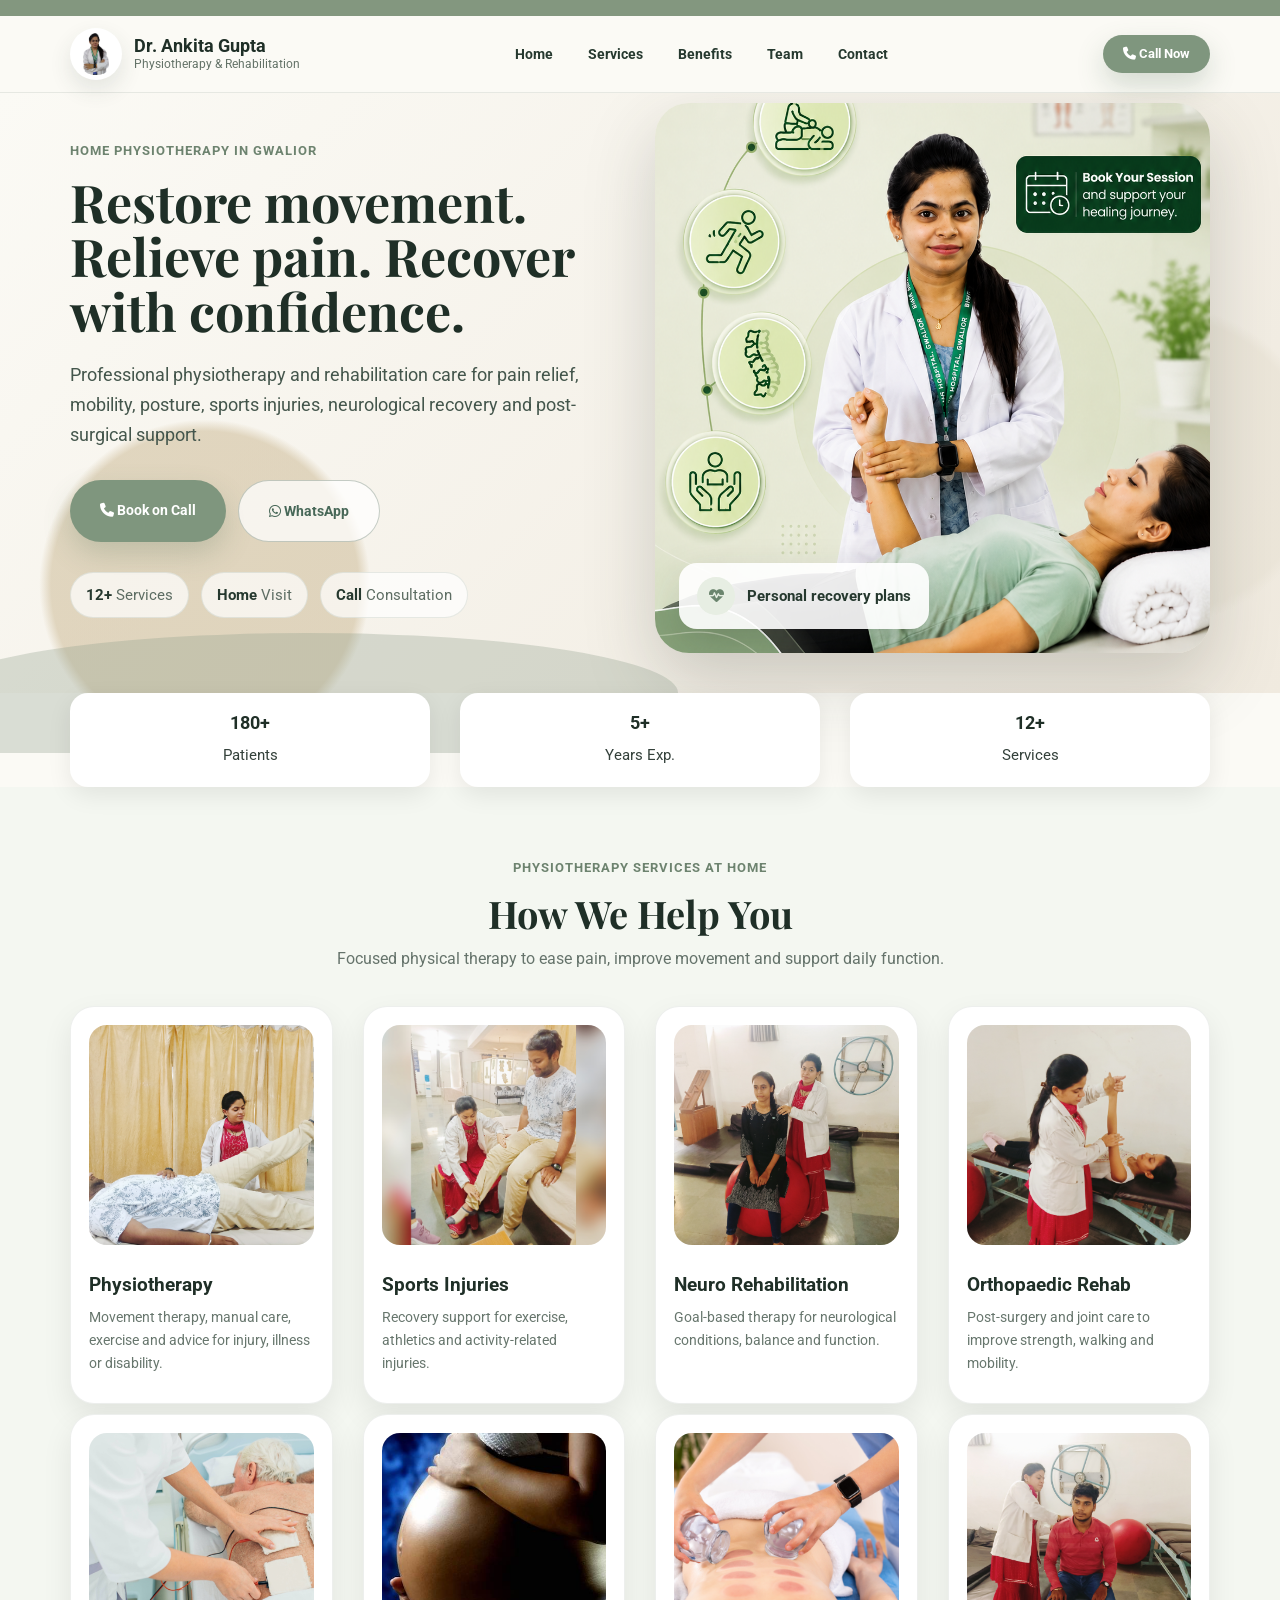
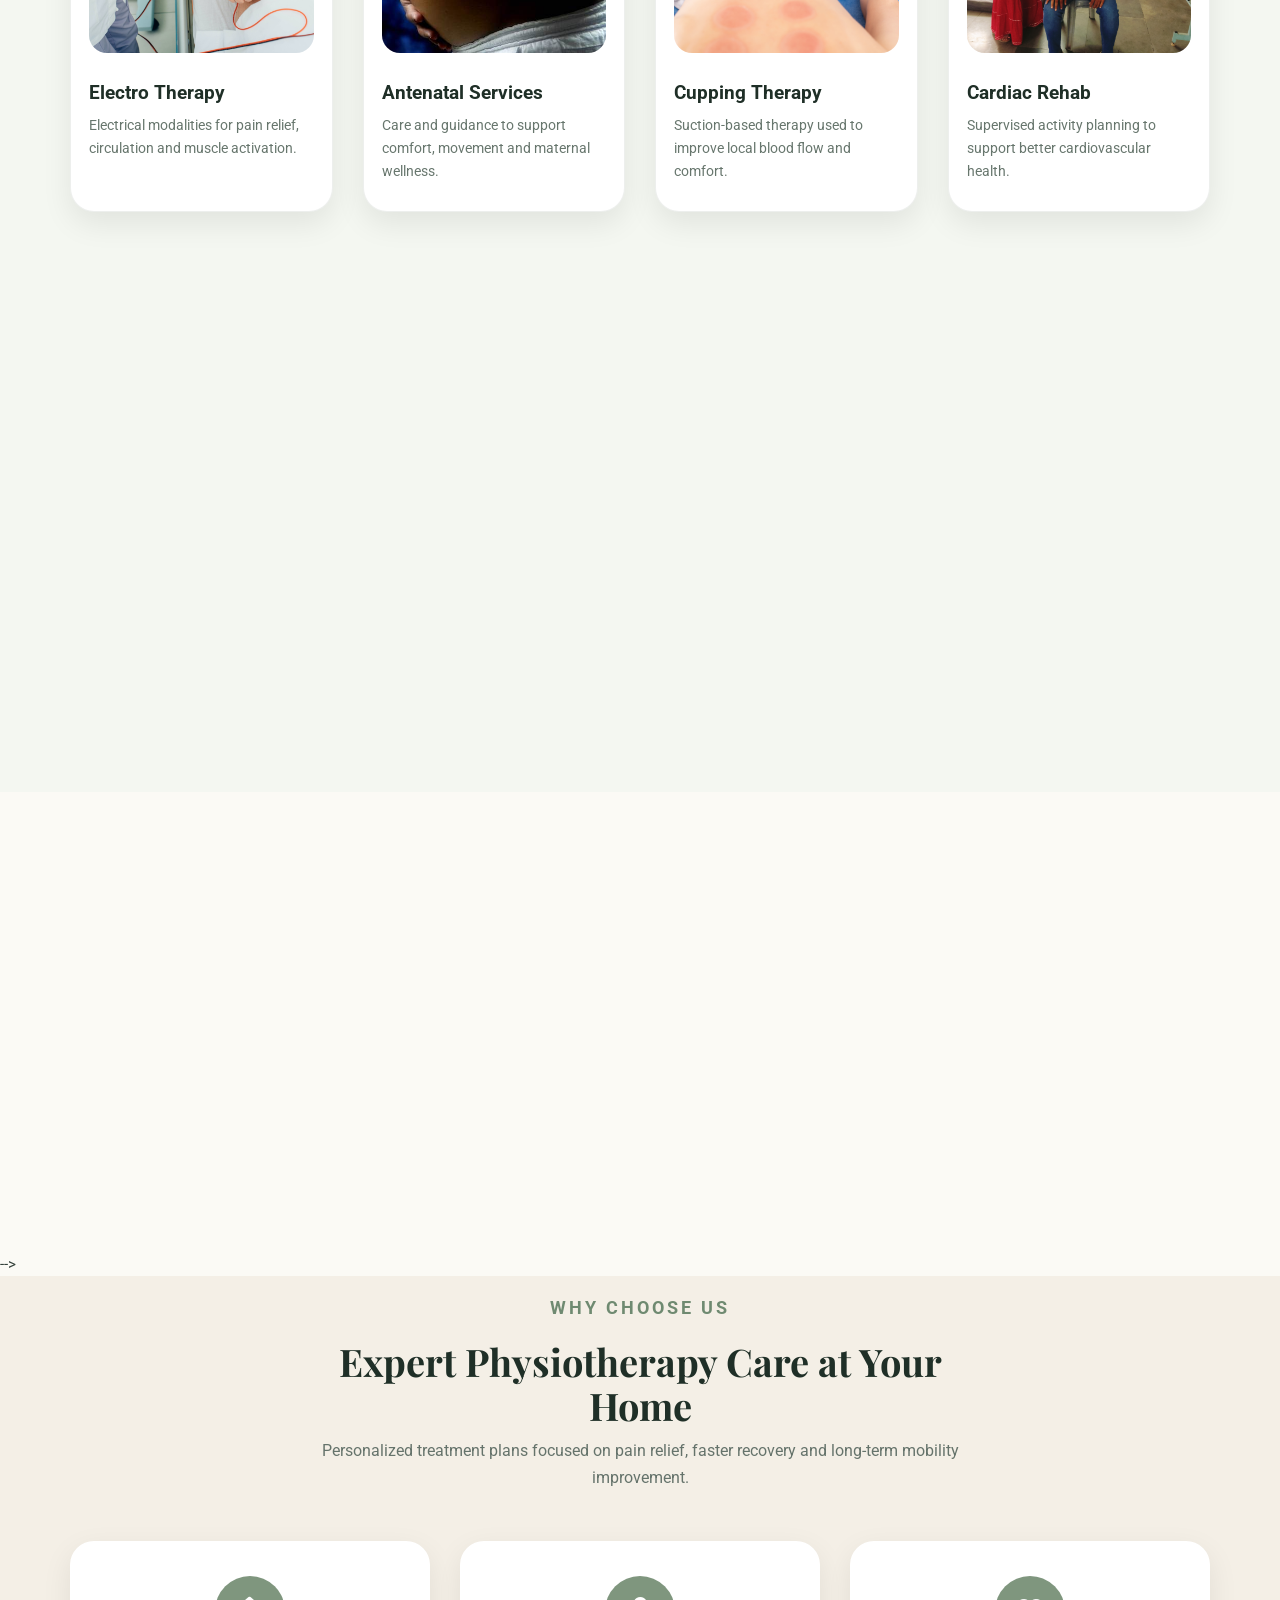
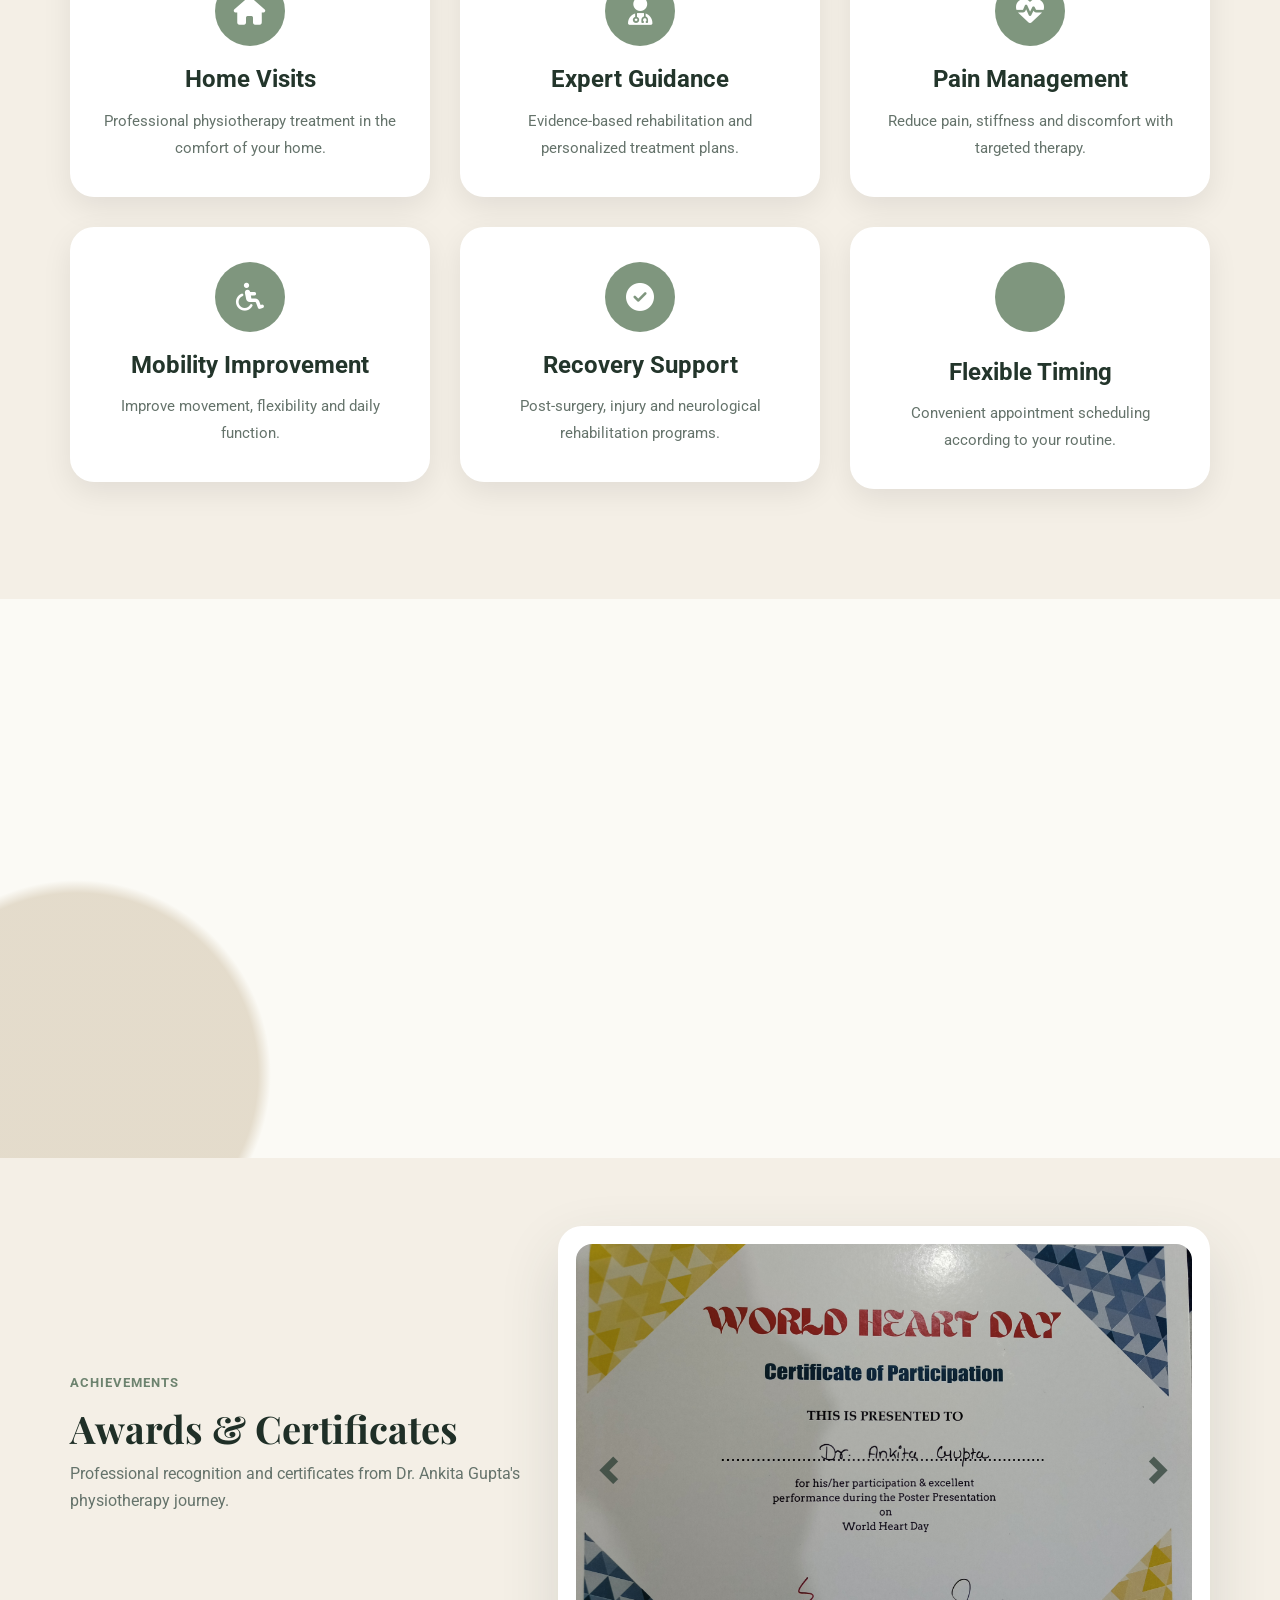
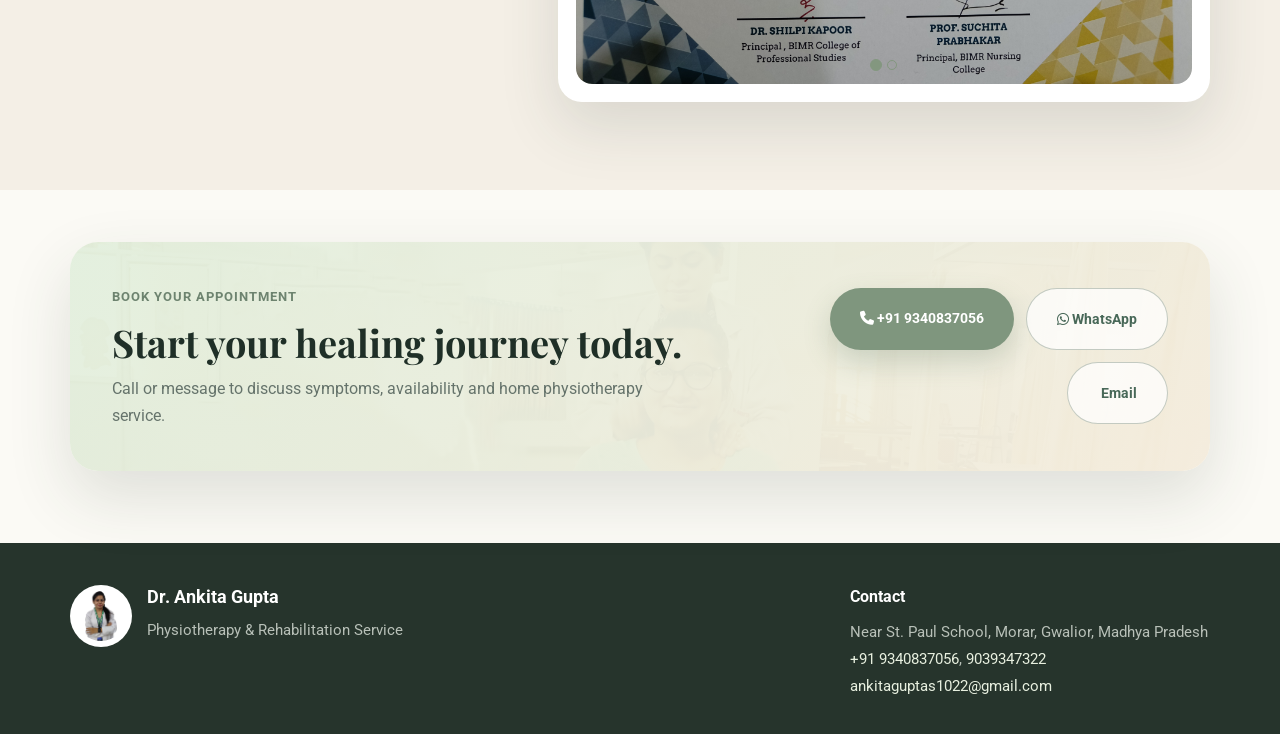
<file: index.html>
<!DOCTYPE html>
<html lang="en">

<head>
    <meta charset="utf-8">
    <meta http-equiv="X-UA-Compatible" content="IE=edge">
    <meta name="viewport" content="width=device-width, initial-scale=1">
    <meta name="description"
        content="Home physiotherapy, rehabilitation, pain relief and recovery care by Dr. Ankita Gupta in Gwalior.">
    <meta name="keywords"
        content="Physiotherapy, home physiotherapy, rehabilitation, sports injury, Gwalior physiotherapist, Dr Ankita Gupta">
    <title>Dr. Ankita Gupta Physiotherapy &amp; Rehabilitation Service</title>
    <link href="css/bootstrap.min.css" rel="stylesheet">
    <link href="https://fonts.googleapis.com/css?family=Playfair+Display:600,700|Roboto:300,400,500,700"
        rel="stylesheet">
    <link href="css/font-awesome.min.css" rel="stylesheet">
    <link href="css/style.css" rel="stylesheet">
    <link href="css/ankita-enhanced.css" rel="stylesheet">
    <!--[if lt IE 9]>
      <script src="https://oss.maxcdn.com/html5shiv/3.7.3/html5shiv.min.js"></script>
      <script src="https://oss.maxcdn.com/respond/1.4.2/respond.min.js"></script>
    <![endif]-->
    <link rel="icon" href="images/logo.png" type="image/x-icon">
    <link rel="stylesheet" href="https://cdnjs.cloudflare.com/ajax/libs/font-awesome/6.7.2/css/all.min.css">
</head>

<body class="home-redesign">
    <div class="site-shell">
        <div class="clinic-topbar">
            <div class="container">
                <div class="topbar-inner">
                    <!-- <span><i class="fa fa-clock-o"></i> Mon to Sat: 5PM - 8PM | Sunday: 3PM - 6PM</span>
                    <span><i class="fa fa-map-marker"></i> Near St. Paul School, Morar, Gwalior</span> -->
                    <!-- <span><i class="fa fa-envelope-o"></i> <a
                            href="mailto:ankitaguptas1022@gmail.com">ankitaguptas1022@gmail.com</a></span> -->
                </div>
            </div>
        </div>

        <header class="clinic-header">
            <div class="container">
                <div class="clinic-nav">
                    <a class="clinic-brand" href="index.html" aria-label="Dr. Ankita Gupta home">
                        <img src="images/logo.png" alt="Dr. Ankita Gupta Physiotherapy logo">
                        <span>
                            <strong>Dr. Ankita Gupta</strong>
                            <small>Physiotherapy &amp; Rehabilitation</small>
                        </span>
                    </a>
                    <button class="mobile-menu-toggle"
                        aria-label="Menu"><span></span><span></span><span></span></button>
                    <div class="menu-overlay"></div>
                    <nav class="clinic-menu" aria-label="Main navigation">
                        <a href="#home">Home</a>
                        <a href="#services">Services</a>
                        <a href="#benefits">Benefits</a>
                        <a href="#team">Team</a>
                        <a href="#contact">Contact</a>
                    </nav>
                    <a class="btn btn-default nav-cta" href="tel:9340837056"><i class="fa fa-phone"></i> Call Now</a>
                </div>
            </div>
        </header>

        <main>
            <section class="clinic-hero" id="home">
                <div class="container">
                    <div class="row hero-grid">
                        <div class="col-md-6">
                            <div class="hero-copy reveal-up">
                                <span class="eyebrow">Home physiotherapy in Gwalior</span>
                                <h1>Restore movement. Relieve pain. Recover with confidence.</h1>
                                <p>Professional physiotherapy and rehabilitation care for pain relief, mobility,
                                    posture, sports injuries, neurological recovery and post-surgical support.</p>
                                <div class="hero-actions">
                                    <a class="btn btn-default btn-lg" href="tel:9340837056"><i class="fa fa-phone"></i>
                                        Book on Call</a>
                                    <a class="btn btn-outline btn-lg" href="https://wa.me/919340837056"><i
                                            class="fa-brands fa-whatsapp"></i> WhatsApp</a>
                                </div>
                               <div class="hero-trust">
                                    <span><strong>12+</strong> Services</span>
                                    <span><strong>Home</strong> Visit</span>
                                    <span><strong>Call</strong> Consultation</span>
                                </div>
                            </div>
                        </div>
                        <div class="col-md-6">
                            <div class="hero-visual reveal-up delay-1">
                                <img src="images/main.png" alt="Physiotherapy treatment session">
                                <div class="floating-card">
                                    <i class="fa fa-heartbeat"></i>
                                    <span>Personal recovery plans</span>
                                </div>
                            </div>
                        </div>
                    </div>
                </div>
            </section>

            <!-- New section -->
            <section class="container">
                <div class="row">
                    <div class="col-xs-4">
                        <div class="counter-box">
                            <h3 data-count="500">0</h3>
                            <p>Patients</p>
                        </div>
                    </div>

                    <div class="col-xs-4">
                        <div class="counter-box">
                            <h3 data-count="5">0</h3>
                            <p>Years&nbsp;Exp.</p>
                        </div>
                    </div>

                    <div class="col-xs-4">
                        <div class="counter-box">
                            <h3 data-count="12">0</h3>
                            <p>Services</p>
                        </div>
                    </div>
                </div>
            </section>

            <section class="services-section section-band" id="services">
                <div class="mobile-wave" aria-hidden="true"></div>
                <div class="container">
                    <div class="section-heading text-center reveal-up">
                        <span class="eyebrow">Physiotherapy Services at Home</span>
                        <h2>How We Help You</h2>
                        <p>Focused physical therapy to ease pain, improve movement and support daily function.</p>
                    </div>
                    <div class="row service-grid">
                        <div class="col-md-3 col-sm-6">
                            <article class="service-card reveal-up">
                                <img src="images/IMG1.jpg" alt="Physiotherapy care">
                                <div class="service-content">
                                    <h3>Physiotherapy</h3>
                                    <p>Movement therapy, manual care, exercise and advice for injury, illness or
                                        disability.</p>
                                </div>
                            </article>
                        </div>
                        <div class="col-md-3 col-sm-6">
                            <article class="service-card reveal-up delay-1"><img src="images/sportInjury.jpg"
                                    alt="Sports injury therapy">
                                <div class="service-content">
                                    <h3>Sports Injuries</h3>
                                    <p>Recovery support for exercise, athletics and activity-related injuries.</p>
                                </div>
                            </article>
                        </div>
                        <div class="col-md-3 col-sm-6">
                            <article class="service-card reveal-up delay-2"><img src="images/neuro-rehab.jpg"
                                    alt="Neuro rehabilitation">
                                <div class="service-content">
                                    <h3>Neuro Rehabilitation</h3>
                                    <p>Goal-based therapy for neurological conditions, balance and function.</p>
                                </div>
                            </article>
                        </div>
                        <div class="col-md-3 col-sm-6">
                            <article class="service-card reveal-up delay-2"><img src="images/sport-injury.jpg"
                                    alt="Orthopaedic rehabilitation">
                                <div class="service-content">
                                    <h3>Orthopaedic Rehab</h3>
                                    <p>Post-surgery and joint care to improve strength, walking and mobility.</p>
                                </div>
                            </article>
                        </div>
                        <div class="col-md-3 col-sm-6">
                            <article class="service-card reveal-up"><img src="images/electro.jpg" alt="Electro therapy">
                                <div class="service-content">
                                    <h3>Electro Therapy</h3>
                                    <p>Electrical modalities for pain relief, circulation and muscle activation.</p>
                                </div>
                            </article>
                        </div>
                        <div class="col-md-3 col-sm-6">
                            <article class="service-card reveal-up delay-1"><img src="images/antinatal.jpg"
                                    alt="Antenatal physiotherapy">
                                <div class="service-content">
                                    <h3>Antenatal Services</h3>
                                    <p>Care and guidance to support comfort, movement and maternal wellness.</p>
                                </div>
                            </article>
                        </div>
                        <div class="col-md-3 col-sm-6">
                            <article class="service-card reveal-up delay-3"><img src="images/cupping.jpg"
                                    alt="Cupping therapy">
                                <div class="service-content">
                                    <h3>Cupping Therapy</h3>
                                    <p>Suction-based therapy used to improve local blood flow and comfort.</p>
                                </div>
                            </article>
                        </div>
                        <div class="col-md-3 col-sm-6">
                            <article class="service-card reveal-up delay-3"><img src="images/cardio.jpg"
                                    alt="Cardiac rehabilitation">
                                <div class="service-content">
                                    <h3>Cardiac Rehab</h3>
                                    <p>Supervised activity planning to support better cardiovascular health.</p>
                                </div>
                            </article>
                        </div>

                        <div class="col-md-3 col-sm-6">
                            <article class="service-card reveal-up"><img src="images/lymphatic-drainage.png"
                                    alt="Lymphatic Drainage Massage">
                                <div class="service-content">
                                    <h3>Lymphatic Drainage Massage</h3>
                                    <p>Supporting faster recovery, reducing swelling, and improving comfort following
                                        liposuction and cosmetic procedures.</p>
                                </div>
                            </article>
                        </div>
                        <div class="col-md-3 col-sm-6">
                            <article class="service-card reveal-up delay-1"><img src="images/postnatal.png"
                                    alt="Postnatal Physiotherapy">
                                <div class="service-content">
                                    <h3>Postnatal Physiotherapy</h3>
                                    <p>Helping mothers regain strength, improve posture, and recover safely after
                                        childbirth.</p>
                                </div>
                            </article>
                        </div>
                        <div class="col-md-3 col-sm-6">
                            <article class="service-card reveal-up delay-2"><img src="images/pediatric.png"
                                    alt="Pediatric Physiotherapy">
                                <div class="service-content">
                                    <h3>Pediatric Physiotherapy</h3>
                                    <p>Personalized therapy to support healthy movement, development, and physical
                                        function in children.</p>
                                </div>
                            </article>
                        </div>
                        <div class="col-md-3 col-sm-6">
                            <article class="service-card reveal-up delay-3"><img src="images/geriatric.png"
                                    alt="Geriatric Physiotherapy">
                                <div class="service-content">
                                    <h3>Geriatric Physiotherapy</h3>
                                    <p>Enhancing mobility, balance, and quality of life for seniors through specialized
                                        rehabilitation programs.</p>
                                </div>
                            </article>
                        </div>
                    </div>
                </div>
            </section>
            <div class="container">
                <div class="row middle-row">
                    <div class="col-md-5">
                        <div class="benefit-photo reveal-up">
                            <img src="images/left-image.jpg" alt="Patient recovery support">
                        </div>
                    </div>
                    <div class="col-md-7">
                        <div class="benefit-copy reveal-up delay-1">
                            <span class="eyebrow">Feel the difference</span>
                            <h2>Practical care for everyday movement.</h2>
                            <p>Every session is planned around your pain level, mobility goals and daily routine. The
                                focus is simple: help you move better and return to normal life with more confidence.
                            </p>
                            <div class="benefit-list">
                                <span><i class="fa fa-check"></i> Pain relief and stiffness care</span>
                                <span><i class="fa fa-check"></i> Improved mobility and posture</span>
                                <span><i class="fa fa-check"></i> Exercise education for home practice</span>
                                <span><i class="fa fa-check"></i> Recovery support after injury or surgery</span>
                            </div>
                        </div>
                    </div>
                </div>
            </div>
            </section> -->

            <section class="benefits-section" id="benefits">
                <div class="container">

                    <div class="section-heading text-center">
                        <span class="eyebrow">Why Choose Us</span>
                        <h2>Expert Physiotherapy Care at Your Home</h2>
                        <p>
                            Personalized treatment plans focused on pain relief,
                            faster recovery and long-term mobility improvement.
                        </p>
                    </div>

                    <div class="row benefits-grid">

                        <div class="col-md-4 col-sm-6">
                            <div class="benefit-card">
                                <i class="fa fa-home"></i>
                                <h3>Home Visits</h3>
                                <p>Professional physiotherapy treatment in the comfort of your home.</p>
                            </div>
                        </div>

                        <div class="col-md-4 col-sm-6">
                            <div class="benefit-card">
                                <i class="fa fa-user-md"></i>
                                <h3>Expert Guidance</h3>
                                <p>Evidence-based rehabilitation and personalized treatment plans.</p>
                            </div>
                        </div>

                        <div class="col-md-4 col-sm-6">
                            <div class="benefit-card">
                                <i class="fa fa-heartbeat"></i>
                                <h3>Pain Management</h3>
                                <p>Reduce pain, stiffness and discomfort with targeted therapy.</p>
                            </div>
                        </div>

                        <div class="col-md-4 col-sm-6">
                            <div class="benefit-card">
                                <i class="fa fa-wheelchair"></i>
                                <h3>Mobility Improvement</h3>
                                <p>Improve movement, flexibility and daily function.</p>
                            </div>
                        </div>

                        <div class="col-md-4 col-sm-6">
                            <div class="benefit-card">
                                <i class="fa fa-check-circle"></i>
                                <h3>Recovery Support</h3>
                                <p>Post-surgery, injury and neurological rehabilitation programs.</p>
                            </div>
                        </div>

                        <div class="col-md-4 col-sm-6">
                            <div class="benefit-card">
                                <i class="fa fa-clock-o"></i>
                                <h3>Flexible Timing</h3>
                                <p>Convenient appointment scheduling according to your routine.</p>
                            </div>
                        </div>

                    </div>

                </div>
            </section>



            <section class="profile-section section-band" id="team">
                <div class="container">
                    <div class="section-heading text-center reveal-up">
                        <span class="eyebrow">Meet Our Team</span>
                        <h2>Care led by experience</h2>
                    </div>
                    <div class="row team-grid">
                        <div class="col-sm-6">
                            <article class="profile-card reveal-up">
                                <img src="images/team-1.jpg" alt="Dr. Ankita Gupta">
                                <div>
                                    <h3>Dr. Ankita Gupta</h3>
                                    <p>Sr. Physiotherapist &amp; Pain & Mobility Expert</p>
                                    <a href="tel:9340837056"><i class="fa fa-phone"></i> +91 9340837056</a>
                                </div>
                            </article>
                        </div>
                        <div class="col-sm-6">
                            <article class="profile-card reveal-up delay-1">
                                <img src="images/nikhil.png" alt="Er. Nikhil Gupta">
                                <div>
                                    <h3>Er. Nikhil Gupta</h3>
                                    <p>Director - Operations & Technology</p>
                                    <a href="tel:9039347322"><i class="fa fa-phone"></i> +91 9039347322</a>
                                </div>
                            </article>
                        </div>
                    </div>
                </div>
            </section>

            <section class="certificate-section">
                <div class="container">
                    <div class="row middle-row">
                        <div class="col-md-5">
                            <div class="section-heading left reveal-up">
                                <span class="eyebrow">Achievements</span>
                                <h2>Awards &amp; Certificates</h2>
                                <p>Professional recognition and certificates from Dr. Ankita Gupta's physiotherapy
                                    journey.</p>
                            </div>
                        </div>
                        <div class="col-md-7">
                            <div id="certificateCarousel" class="carousel slide reveal-up delay-1" data-ride="carousel"
                                data-interval="6000">
                                <ol class="carousel-indicators">
                                    <li data-target="#certificateCarousel" data-slide-to="0" class="active"></li>
                                    <li data-target="#certificateCarousel" data-slide-to="1"></li>
                                </ol>
                                <div class="carousel-inner">
                                    <div class="item active">
                                        <img src="images/ach2.jpg" alt="Achievement certificate" class="img-responsive">
                                    </div>
                                    <div class="item">
                                        <img src="images/ach3.jpg" alt="Achievement certificate" class="img-responsive">
                                    </div>
                                </div>
                                <a class="left carousel-control" href="#certificateCarousel" data-slide="prev">
                                    <span class="glyphicon glyphicon-chevron-left"></span>
                                    <span class="sr-only">Previous</span>
                                </a>
                                <a class="right carousel-control" href="#certificateCarousel" data-slide="next">
                                    <span class="glyphicon glyphicon-chevron-right"></span>
                                    <span class="sr-only">Next</span>
                                </a>
                            </div>
                        </div>
                    </div>
                </div>
            </section>

            <section class="contact-panel" id="contact">
                <div class="container">
                    <div class="contact-card reveal-up">
                        <div>
                            <span class="eyebrow">Book your appointment</span>
                            <h2>Start your healing journey today.</h2>
                            <p>Call or message to discuss symptoms, availability and home physiotherapy service.</p>
                        </div>
                        <div class="contact-actions">
                            <a class="btn btn-default btn-lg" href="tel:9340837056"><i class="fa fa-phone"></i> +91
                                9340837056</a>
                            <a class="btn btn-outline btn-lg" href="https://wa.me/919340837056"><i
                                    class="fa-brands fa-whatsapp"></i> WhatsApp</a>
                            <a class="btn btn-outline btn-lg" href="mailto:ankitaguptas1022@gmail.com"><i
                                    class="fa fa-envelope-o"></i> Email</a>
                        </div>
                    </div>
                </div>
            </section>
        </main>

        <footer class="clinic-footer">
            <div class="container">
                <div class="row">
                    <div class="col-md-5">
                        <div class="footer-brand">
                            <img src="images/logo.png" alt="Dr. Ankita Gupta logo">
                            <div>
                                <h3>Dr. Ankita Gupta</h3>
                                <p>Physiotherapy &amp; Rehabilitation Service</p>
                            </div>
                        </div>
                    </div>
                    <div class="col-md-3 col-sm-6">
                        <!-- <h4>Clinic Hours</h4>
                        <p>Mon to Sat: 5PM - 8PM<br>Sunday: 3PM - 6PM</p> -->
                    </div>
                    <div class="col-md-4 col-sm-6">
                        <h4>Contact</h4>
                        <p>Near St. Paul School, Morar, Gwalior, Madhya Pradesh<br>
                            <a href="tel:9340837056">+91 9340837056</a>, <a href="tel:9039347322">9039347322</a><br>
                            <a href="mailto:ankitaguptas1022@gmail.com">ankitaguptas1022@gmail.com</a>
                        </p>
                    </div>
                </div>
            </div>
        </footer>
    </div>

    <a class="mobile-call" href="tel:9340837056"><i class="fa fa-phone"></i> Call Now</a>

    <script src="js/jquery.min.js"></script>
    <script src="js/bootstrap.min.js"></script>
    <script>
        (function () {
            var items = document.querySelectorAll('.reveal-up');
            if (!('IntersectionObserver' in window)) {
                for (var i = 0; i < items.length; i++) {
                    items[i].classList.add('is-visible');
                }
                return;
            }
            var observer = new IntersectionObserver(function (entries) {
                entries.forEach(function (entry) {
                    if (entry.isIntersecting) {
                        entry.target.classList.add('is-visible');
                        observer.unobserve(entry.target);
                    }
                });
            }, { threshold: 0.16 });
            items.forEach(function (item) {
                observer.observe(item);
            });
        })();
    </script>


    <script>
        document.addEventListener('DOMContentLoaded', function () {
            const btn = document.querySelector('.mobile-menu-toggle');
            const menu = document.querySelector('.clinic-menu');
            const overlay = document.querySelector('.menu-overlay');

            if (btn) {
                btn.addEventListener('click', function () {
                    menu.classList.toggle('menu-open');
                    btn.classList.toggle('active');
                    overlay.classList.toggle('show');
                });
            }

            if (overlay) {
                overlay.addEventListener('click', function () {
                    menu.classList.remove('menu-open');
                    btn.classList.remove('active');
                    overlay.classList.remove('show');
                });
            }
        });
    </script>
    <script src="js/ankita-enhanced.js"></script>
</body>


</html>
</file>
<file: css/style.css>
@charset "UTF-8";

/* CSS Document */

/*------------------------------------------------------------------

Template Name:      Free Physiotherapy Website Template Download
Version:            1.0.0
Created Date:       30/03/2017 
Author:             Jitu Chauhan 

------------------------------------------------------------------
[CSS Table of contents]

1.  Body / Typography 
2.  Form Elements
3.  Buttons
4.  General / Elements
        4.1 Section space
        4.2 Margin space
        4.3 Padding space
        4.4 Background color
        4.5 Features
        4.7 Call to actions
        4.8 Img hover effect
        4.9 Icon
        -----------------------
5. Header / Navigations
        5.1 Header Regular
        5.2 Header Transparent
        5.3 Navigation Regular
        5.4 Page Header

        -----------------------
6. Slider
        6.1 Slider
        -----------------------
7. Content
8. Footers
9. Pages
    9.1  Service
    9.2  Service Single / sidebar with sidenav
    9.3  Testimonial
    9.4  Contact us
    9.5  Styleguide
    ------------------------------------
10.Blog
    10.1 Blog Default
    10.2 Blog Single
    ------------------------------------
11.Sidebar
    11.1 Widget
    ------------------------------------

13. Media Queries

------------------------------------------------------------------*/

/*-----------------------------------
    1. Body / Typography 
-----------------------------------*/

body { -webkit-font-smoothing: antialiased; text-rendering: optimizeLegibility; font-size: 15px; background-color: #fff; color: #6f6f6f; font-family: 'Roboto', sans-serif; line-height: 24px; }
h1, h2, h3, h4, h5, h6 { margin: 0; padding: 0; margin-bottom: 10px; color: #3c3c3c; font-weight: 400; font-family: 'Roboto', sans-serif; }
h1 { font-size: 30px; line-height: 42px; }
h1.heading-line:after { display: block; position: relative; left: 0; border-radius: 3px; content: " "; border-bottom: 3px solid #e4e0d8; width: 30px; padding-bottom: 30px; }
h2 { font-size: 22px; line-height: 32px; }
h3 { font-size: 18px; }
h4 { font-size: 16px; line-height: 24px; margin-bottom: 10px; }
h5 { font-size: 14px; }
h6 { font-size: 12px; }
p { margin: 0 0 20px; }
p:last-child { margin-bottom: 0px; }
ul, ol { margin: 0; }
ul li, ol li { }
a { color: #0eb769; text-decoration: none; -webkit-transition: all 0.3s; -moz-transition: all 0.3s; transition: all 0.3s; }
a:focus, a:hover { text-decoration: none; color: #019852; }
strong { }
.listnoneContact {  padding: 0px; }
.lead { font-size: 21px; color: #3c3c3c; font-weight: 400; }
.italic { font-style: italic; }
.small-text { color: #b4b1ac; font-size: 12px; }
.text-caps { text-transform: uppercase; letter-spacing: 2px; }
::selection { background: #ffecb3; color: #333; }
h3 small { font-weight: 400; line-height: 1; color: #0eb769; font-size: 14px; }
.bdr-btm { border-bottom: 1px solid #f1f3f8; margin-bottom: 30px; }
hr { margin-top: 20px; margin-bottom: 20px; border: 0; border-top: 1px solid #f1f3f8; }
blockquote { padding: 10px 20px; margin: 0px; font-size: 21px; line-height: 32px; color: #3c3c3c; font-style: italic; border-left: 5px solid #0eb769; }

/*-------------- align ------------*/

/* =WordPress Core
-------------------------------------------------------------- */

.alignnone { margin: 5px 20px 20px 0; }
.aligncenter, div.aligncenter { display: block; margin: 5px auto 5px auto; }
.alignright { float: right; margin: 0px 0 30px 30px; width: 100%;}
.alignleft { float: left; margin: 0px 30px 0px 0; width: 100%; }
a img.alignright { float: right; margin: 0px 0 30px 30px; }
a img.alignnone { margin: 5px 20px 20px 0; }
a img.alignleft { float: left; margin: 5px 20px 20px 0; }
a img.aligncenter { display: block; margin-left: auto; margin-right: auto; }
.wp-caption { background: #fff; border: 1px solid #f0f0f0; max-width: 96%;    /* Image does not overflow the content area */ padding: 5px 3px 10px; text-align: center; }
.wp-caption.alignnone { margin: 5px 20px 20px 0; }
.wp-caption.alignleft { margin: 5px 20px 20px 0; }
.wp-caption.alignright { margin: 5px 0 20px 20px; }
.wp-caption img { border: 0 none; height: auto; margin: 0; max-width: 98.5%; padding: 0; width: auto; }
.wp-caption p.wp-caption-text { font-size: 11px; line-height: 17px; margin: 0; padding: 0 4px 5px; }

/*-----------------------------------
    2. Form css 
-----------------------------------*/
label { }
.control-label { color: #474747; font-weight: 700; font-size: 12px; text-transform: uppercase; }
.form-control { width: 100%; height: 50px; padding: 6px 12px; font-size: 16px; line-height: 1.42857143; color: #333; background-color: #fff; border: 1px solid #dbe7e1; background-image: none; border-radius: 0px; -webkit-box-shadow: inset 0 0px 0px rgba(255, 255, 255, .075); box-shadow: inset 3px 3px 3px rgba(255, 255, 255, .075); margin-bottom: 15px; }
.form-control:focus { border-color: #c8d8d0; outline: 0; -webkit-box-shadow: inset 0 1px 1px rgba(255, 255, 255, .075), 0 0 8px rgba(255, 255, 255, .6); box-shadow: inset 0 3px 3px rgba(255, 255, 255, .075), 0 0 8px rgba(235, 237, 238, .6); background-color: #f4faf7; }
.textarea.form-control { background-color: #f6f8f9; height: auto; }
.required { }
.form-news-letter .form-control { float: left; width: 75%; margin-right: 10px; }
.form-group { margin-bottom: 10px; }
.get-in-touch { }
.get-in-touch .form-control { margin-bottom: 10px; }

/*-----------------------------------
    3. Buttons 
-----------------------------------*/
.btn { display: inline-block; padding: 10px 20px; margin-bottom: 0; font-size: 13px; font-weight: 800; letter-spacing: 1px; line-height: 1.42857143; text-align: center; border: none; text-transform: uppercase; border-radius: 0px; }
.btn-default { color: #fff; background-color: #0eb769; }
.btn-default:hover { color: #fff; background-color: #019852; border-color: #019852; }
.btn-default.focus, .btn-default:focus { color: #fff; background-color: #019852; border-color: #019852; }
.btn-primary { background-color: #474747; color: #fff; }
.btn-primary:hover { background-color: #333; color: #fff; }
.btn-primary.focus, .btn-primary:focus { }
.btn-white { color: #0eb769; background-color: #fff; border: 1px solid #fff; }
.btn-white:hover { background-color: #019852; border-color: #019852; color: #fff; }
.btn-white.focus, .btn-white:focus { background-color: #019852; border-color: #019852; color: #fff; }
.btn-link { color: #98989c; text-transform: uppercase; font-size: 12px; font-weight: 700; letter-spacing: 2px; border-bottom: 1px solid #98989c; padding-bottom: 2px; }
.btn-link:hover { color: #0eb769; font-weight: 700; text-decoration: none; border-bottom: 1px solid #0eb769; }
.btn-lg { font-size: 14px; padding: 20px 30px; }
.btn-sm { font-size: 12px; padding: 5px 10px; }
.btn-xs { font-size: 12px; padding: 5px 7px; }

/*-----------------------------------
    4. General / Elements 
-----------------------------------*/

/*----------------------- 
    4.1 Section space :
-------------------------*/

/*Note: Section space help to create top bottom space;*/

.space-small { padding-top: 40px; padding-bottom: 40px; }
.space-little-medium { padding-top: 100px; }
.space-medium { padding-top: 100px; padding-bottom: 100px; }
.space-large { padding-top: 120px; padding-bottom: 120px; }
.space-ex-large { padding-top: 140px; padding-bottom: 140px; }

/*----------------------
   4.2 Margin Space
-----------------------*/
.mb0 { margin-bottom: 0px; }
.mb10 { margin-bottom: 10px; }
.mb20 { margin-bottom: 20px; }
.mb30 { margin-bottom: 30px; }
.mb35 { margin-bottom: 35px; }
.mb40 { margin-bottom: 40px; }
.mb60 { margin-bottom: 60px; }
.mb80 { margin-bottom: 80px; }
.mb100 { margin-bottom: 100px; }
.mt0 { margin-top: 0px; }
.mt10 { margin-top: 10px; }
.mt20 { margin-top: 20px; }
.mt30 { margin-top: 30px; }
.mt40 { margin-top: 40px; }
.mt60 { margin-top: 60px; }
.mt70 { margin-top: 70px; }
.mt80 { margin-top: 80px; }
.mt100 { margin-top: 100px; }

/*----- less margin space from top --*/
.mt-20 { margin-top: -20px; }
.mt-40 { margin-top: -40px; }
.mt-60 { margin-top: -60px; }
.mt-80 { margin-top: -80px; }

/*-----------------------
   4.3 Padding space
-------------------------*/
.nopadding { padding: 0px; }
.nopr { padding-right: 0px; }
.nopl { padding-left: 0px; }
.pinside10 { padding: 10px; }
.pinside20 { padding: 20px; }
.pinside30 { padding: 30px; }
.pinside40 { padding: 40px; }
.pinside50 { padding: 50px; }
.pinside60 { padding: 60px; }
.pinside80 { padding: 80px; }
.pinside130 { padding: 130px; }
.pdt10 { padding-top: 10px; }
.pdt20 { padding-top: 20px; }
.pdt30 { padding-top: 30px; }
.pdt40 { padding-top: 40px; }
.pdt60 { padding-top: 60px; }
.pdt80 { padding-top: 80px; }
.pdb10 { padding-bottom: 10px; }
.pdb20 { padding-bottom: 20px; }
.pdb30 { padding-bottom: 30px; }
.pdb40 { padding-bottom: 40px; }
.pdb60 { padding-bottom: 60px; }
.pdb80 { padding-bottom: 80px; }
.pdl10 { padding-left: 10px; }
.pdl20 { padding-left: 20px; }
.pdl30 { padding-left: 30px; }
.pdl40 { padding-left: 40px; }
.pdl60 { padding-left: 60px; }
.pdl80 { padding-left: 80px; }
.pdr10 { padding-right: 10px; }
.pdr20 { padding-right: 20px; }
.pdr30 { padding-right: 30px; }
.pdr40 { padding-right: 40px; }
.pdr60 { padding-right: 60px; }
.pdr80 { padding-right: 80px; }

/*--------------------------------
4.4 Background & Block color 
----------------------------------*/
.bg-light { background-color: #f6f3ec; }
.bg-primary { background-color: #0eb769; }
.bg-default { background-color: #effef7; }
.bg-white { background-color: #fff; }
.outline { border: 1px solid #e5e7ec; }
.section-title { }
.title { color: #3c3c3c; }
.text-white { color: #fff; }
.primary-sidebar { }
.secondary-sidebar { }

/*--------------------------------
4.5 Features Block 
----------------------------------*/
.feature { }
.feature-icon { margin-bottom: 20px; }
.feature-left { }
.feature-left .feature-icon { float: left; }
.feature-left .feature-content { padding-left: 80px; }
.feature-center { }
.feature-center .feature-icon { }
.feature-center .feature-content { }
.feature-inner { }
.feature-outline { }
.thumbnail-block { }
.thumbnail-img { }
.thumbnail-content { }
.thumbnail-inner { }
.thumbnail-outline { }

/*----------------- video ---------------*/
.video-section { position: relative; }
.video-img { position: relative; }
.video-img img { width: 100%; }
.video-action { position: absolute; top: 40%; left: 47%; }

/*--------------------------------
4.6 Bullet 
----------------------------------*/
.bullet { position: relative; padding-left: 15px; color: #78807e; line-height: 32px; }
.bullet-double-right li:before { font-family: FontAwesome; display: block; position: absolute; left: 0; width: 13px; font-size: 14px; color: #78807e; content: "\f101"; }

/*--------------------------------
4.7 Call to actions 
----------------------------------*/
.cta-block { }
.cta-title { font-size: 32px; font-weight: 700; letter-spacing: -1px; color: #fff; margin-bottom: 10px; }
.cta-text { font-size: 18px; color: #a2fed4; }
.cta-content { }
.cta-call, .cta-mail { }

/*--------------------------------
4.8 Image Hover Effect 
----------------------------------*/
.imghover { display: block; position: relative; max-width: 100%; }
.imghover::before, .imghover::after { display: block; position: absolute; content: ""; text-align: center; opacity: 0; }
.imghover::before { top: 0; right: 0; bottom: 0; left: 0; }
.imghover::after { top: 50%; left: 50%; width: 50px; height: 50px; line-height: 50px; margin: -25px 0 0 -25px; content: "\f2a8"; font-family: "FontAwesome"; font-size: 36px; }
.imghover:hover::before, .imghover:hover::after { opacity: 1; }
.imghover:hover::before { background: rgba(212, 27, 44, .55); }
.imghover:hover::after { color: #FFFFFF; }
[class^='imghvr-'], [class*=' imghvr-'] { background: rgba(211, 0, 80, .55); }

/*--------------------------------
4.9 Icon 
----------------------------------*/
.icon { }
.icon-1x { font-size: 18px; }

/* default icon size of font*/
.icon-2x { font-size: 38px; }
.icon-4x { font-size: 65px; }
.icon-6x { font-size: 88px; }
.icon-8x { font-size: 108px; }
.icon-default { color: #0eb769; }
.icon-primary { color: #474954; }
.icon-secondary { color: #fff; }
.icon-white { color: #fff; }

/*--------------------------------
5 Header / Navigations 
----------------------------------*/

/*--------------------
    5.1 Header Regular 
   ----------------------*/

.logo { }
.header { background-color: #fff; z-index: 9999; position: relative; padding-top: 20px; padding-bottom: 20px; }
.header-top { background-color: #0eb769; font-size: 15px; padding-top: 11px; padding-bottom: 11px; line-height: 15px; color: #fff; font-weight: 500; }
.top-text { text-align: right; }
.top-text .text-block { padding-left: 20px; color: #fff; line-height: 18px; }
.call-block { }
.call-no { }
.mail-block { }
.mail-text { }
.time-block { }
.time-text { }
.call-block, .mail-block, .time-block { }

/*--------------------------
    5.2 Navigations Regular
   ----------------------------*/
.hero-section { padding-top: 135px; padding-bottom: 135px; background: linear-gradient(rgba(36, 39, 38, 0.5), rgba(36, 39, 38, 0.5)), rgba(36, 39, 38, 0.5) url(../images/hero.jpg) no-repeat center; background-size: cover; }
.hero-caption { padding-top: 100px; padding-bottom: 100px; }
.hero-title { font-size: 46px; color: #fff; line-height: 50px; font-weight: 600; margin-bottom: 30px; letter-spacing: -1px; }
.hero-text { font-size: 18px; color: #fff; margin-bottom: 30px; }
.navigation { float: right; }
.is-sticky .header {  -webkit-box-shadow: 0px 2px 6px 0px rgba(230,230,230,1);
-moz-box-shadow: 0px 2px 6px 0px rgba(230,230,230,1);
box-shadow: 0px 2px 6px 0px rgba(230,230,230,1);}
#navigation, #navigation ul, #navigation ul li, #navigation ul li a, #navigation #menu-button { margin: 0; padding: 0; border: 0; list-style: none; line-height: 1; display: block; position: relative; -webkit-box-sizing: border-box; -moz-box-sizing: border-box; box-sizing: border-box; }
#navigation:after, #navigation > ul:after { content: "."; display: block; clear: both; visibility: hidden; line-height: 0; height: 0; }
#navigation #menu-button { display: none; }
#navigation { margin-top: 10px; }
#navigation > ul > li { float: left; }
#navigation.align-center > ul { font-size: 0; text-align: center; }
#navigation.align-center > ul > li { display: inline-block; float: none; }
#navigation.align-center ul ul { text-align: left; }
#navigation.align-right > ul > li { float: right; }
#navigation > ul > li > a { padding: 15px 25px; font-size: 14px; color: #474747; text-decoration: none; font-weight: 500; text-transform: uppercase; }
#navigation > ul > li:hover > a { color: #ffffff; background-color: #0eb769; }
#navigation > ul > li.has-sub > a { padding-right: 32px; }

/*#navigation > ul > li.has-sub > a:after {
 position: absolute;
 top: 22px;
 right: 11px;
 width: 8px;
 height: 2px;
 display: block;
 background: #dddddd;
 content: '';
}*/
#navigation > ul > li.has-sub > a:before { position: absolute; right: 14px; font-family: FontAwesome; content: "\f107"; -webkit-transition: all .25s ease; -moz-transition: all .25s ease; -ms-transition: all .25s ease; -o-transition: all .25s ease; transition: all .25s ease; }

/*#navigation > ul > li.has-sub:hover > a:before {
 top: 23px;
 height: 0;
}*/
#navigation ul ul { position: absolute; left: -9999px; }
#navigation.align-right ul ul { text-align: right; }
#navigation ul ul li { height: 0; -webkit-transition: all .25s ease; -moz-transition: all .25s ease; -ms-transition: all .25s ease; -o-transition: all .25s ease; transition: all .25s ease; }
#navigation li:hover > ul { left: auto; }
#navigation.align-right li:hover > ul { left: auto; right: 0; }
#navigation li:hover > ul > li { height: 47px; }
#navigation ul ul ul { margin-left: 100%; top: 0; }
#navigation.align-right ul ul ul { margin-left: 0; margin-right: 100%; }
#navigation ul ul li a { padding: 16px; width: 170px; font-size: 14px; text-decoration: none; color: #fff; font-weight: 500; background: #0eb769; text-transform: uppercase; border-bottom: 2px solid #069c57; }
#navigation ul ul li:last-child > a, #navigation ul ul li.last-item > a { border-bottom: 0; }
#navigation ul ul li:hover > a, #navigation ul ul li a:hover { color: #ffffff; background-color: #0eb769; }
#navigation ul ul li.has-sub > a:after { position: absolute; top: 16px; right: 11px; width: 8px; height: 2px; display: block; background: #dddddd; content: ''; }
#navigation.align-right ul ul li.has-sub > a:after { right: auto; left: 11px; }
#navigation ul ul li.has-sub > a:before { position: absolute; top: 13px; right: 14px; display: block; width: 2px; height: 8px; background: #dddddd; content: ''; -webkit-transition: all .25s ease; -moz-transition: all .25s ease; -ms-transition: all .25s ease; -o-transition: all .25s ease; transition: all .25s ease; }
#navigation.align-right ul ul li.has-sub > a:before { right: auto; left: 14px; }
#navigation ul ul > li.has-sub:hover > a:before { top: 17px; height: 0; }
#navigation.small-screen { width: 100%; }
#navigation.small-screen ul { width: 100%; display: none; }
#navigation.small-screen.align-center > ul { text-align: left; }
#navigation.small-screen ul li { width: 100%; border-top: 1px solid #474747; }
#navigation.small-screen ul ul li, #navigation.small-screen li:hover > ul > li { height: auto; }
#navigation.small-screen ul li a, #navigation.small-screen ul ul li a { width: 100%; border-bottom: 0; padding: 20px 15px; }
#navigation.small-screen > ul > li { float: none; }
#navigation.small-screen ul ul li a { padding-left: 25px; }
#navigation.small-screen ul ul ul li a { padding-left: 35px; }
#navigation.small-screen ul ul li a { color: #474747; background: none; }
#navigation.small-screen ul ul li:hover > a, #navigation.small-screen ul ul li.active > a { color: #474747; }
#navigation.small-screen ul ul, #navigation.small-screen ul ul ul, #navigation.small-screen.align-right ul ul { position: relative; left: 0; width: 100%; margin: 0; text-align: left; }
#navigation.small-screen > ul > li.has-sub > a:after, #navigation.small-screen > ul > li.has-sub > a:before, #navigation.small-screen ul ul > li.has-sub > a:after, #navigation.small-screen ul ul > li.has-sub > a:before { display: none; }
#navigation.small-screen #menu-button { display: block; padding: 15px; color: #474747; cursor: pointer; font-size: 12px; border-top: 1px solid #474747; text-transform: uppercase; font-weight: 700; }
#navigation.small-screen #menu-button:after { position: absolute; top: 16px; right: 17px; display: block; height: 12px; width: 20px; border-top: 2px solid #474747; border-bottom: 2px solid #474747; content: ''; }
#navigation.small-screen #menu-button:before { position: absolute; top: 21px; right: 17px; display: block; height: 2px; width: 20px; background: #474747; content: ''; }
#navigation.small-screen #menu-button.menu-opened:after { top: 23px; border: 0; height: 2px; width: 15px; background: #474747; -webkit-transform: rotate(45deg); -moz-transform: rotate(45deg); -ms-transform: rotate(45deg); -o-transform: rotate(45deg); transform: rotate(45deg); }
#navigation.small-screen #menu-button.menu-opened:before { top: 23px; background: #474747; width: 15px; -webkit-transform: rotate(-45deg); -moz-transform: rotate(-45deg); -ms-transform: rotate(-45deg); -o-transform: rotate(-45deg); transform: rotate(-45deg); }
#navigation.small-screen .submenu-button { position: absolute; z-index: 99; right: 0; top: 0; display: block; border-left: 1px solid #474747; height: 53px; width: 53px; cursor: pointer; }
#navigation.small-screen .submenu-button.submenu-opened { }
#navigation.small-screen ul ul .submenu-button { height: 34px; width: 34px; }
#navigation.small-screen .submenu-button:after { position: absolute; top: 22px; right: 20px; width: 8px; height: 2px; display: block; background: #dddddd; content: ''; }
#navigation.small-screen ul ul .submenu-button:after { top: 15px; right: 13px; }
#navigation.small-screen .submenu-button.submenu-opened:after { background: #474747; }
#navigation.small-screen .submenu-button:before { position: absolute; top: 19px; right: 23px; display: block; width: 2px; height: 8px; background: #dddddd; content: ''; }
#navigation.small-screen ul ul .submenu-button:before { top: 12px; right: 16px; }
#navigation.small-screen .submenu-button.submenu-opened:before { display: none; }
#navigation.small-screen.select-list { padding: 5px; }

/*----------------------------------------------
    5.4 Page Header
----------------------------------------------*/
.page-header { background: linear-gradient(rgba(36, 39, 38, 0.5), rgba(36, 39, 38, 0.5)), rgba(36, 39, 38, 0.5) url(../images/IMG1.jpg) no-repeat center; background-size: cover; margin: 0; border-bottom: none; padding-bottom: 100px; }
.page-caption { padding: 90px 0px; position: relative; z-index: 1; color: #fff; }
.page-title { color: #fff; text-align: left; font-size: 40px; font-weight: 400; letter-spacing: -1px; }
.breadcrumb { }
.breadcrumb>.active { }
.page-breadcrumb { background-color: #eef4f1; }
.page-breadcrumb .breadcrumb { background-color: transparent; margin-bottom: 0px; font-size: 12px; text-transform: uppercase; }

/*-----------------------------------
    6. Slider 
-------------------------------------*/

/*-----------------------------------
7. Content 
-------------------------------------*/

.content { padding-top: 60px; padding-bottom: 60px; }

/*-----------------------------------
8. Footer 
-------------------------------------*/
.footer { background-color: #262928; padding-top: 25px; padding-bottom: 10px; }
.footer-widget p { color: #676f6c; }
.footer-widget .widget-title { color: #fff; font-weight: 600;  border-bottom: 1px solid #424544; padding-bottom: 20px; }
.footer-widget { }
.footer-widget ul { }
.footer-widget li { }
.footer-widget li a { color: #676f6c; line-height: 34px; }
.footer-widget li a:hover { color: #0eb769; }
.footer-link { }
.footer-social { margin-top: 18px;}
.footer-social ul { }
.footer-social ul li { }
.footer-social ul li a i { padding-right: 10px; width: 30px; }
.footer-social ul li a:hover i { color: #0eb769; }
.footer .contact li { position: relative; padding-left: 40px; display: block; margin-bottom: 15px; padding: 0 0 15px 40px; color: #666e6b; }
.footer .contact li i { display: block; position: absolute; top: 5px; left: 0; width: 30px; font-size: 16px; text-align: center; }
.widget-newsletter .form-control { height: 48px; color: #eee; background-color: #1c1e1d; border: none; box-shadow: none; font-size: 14px; }
.widget-newsletter button { height: 48px; }

/*-------------- tiny footer ------------*/
.tiny-footer { background-color: #262928; padding-top: 9px; padding-bottom: 9px; font-size: 12px; color: #56575e; text-align: left; text-transform: uppercase; text-align: center; }
.copyright-content { border-top: 1px solid #424544; padding: 12px; color: #676f6c; }

/*-----------------------------------
9. Pages 
-------------------------------------*/

/*-------------------------
 9.1 About us
---------------------------*/

.about-text { line-height: 40px; }
.about-block { }
.about-img { }
.about-info { }
.about-contact { font-size: 18px; color: #8c9292; font-weight: 600; margin-left: 5px; }
.counter_block { }
.counter_box { border-bottom: 1px solid #eee; padding: 40px 0px; }
.counter_number { font-weight: 900; margin-bottom: 0px; }
.counter_text { font-size: 12px; text-transform: uppercase; letter-spacing: 2px; }

/*-------------------------
 9.2  Service / single / sidebar
--------------------------*/

/* service section */

.service-block { padding-bottom: 50px;}
.service-img { margin-bottom: 0px; }
.service-img img { width: 100%;
    height: 200px; }
.service-caption { }
.service-title { font-size: 20px; color: #212330; text-transform: uppercase; text-align: center; letter-spacing: 1px; }
.service-icon { }
.service-icon img { }
.service-single-block { }
.service-single-img { }
.service-single-content { }

/*-----------------------------------------
    service side-nav
   ------------------------------------------*/
.sidenav { background-color: #fff; margin-bottom: 30px; }
.sidenav li { position: relative; }
.sidenav li:last-child { margin-bottom: 0px; }
.sidenav li { display: block; line-height: 14px; color: #2b2d2c; font-weight: 500; font-size: 16px; background-color: #eef4f1; padding: 20px; margin-bottom: 1px; }
.sidenav li:hover { color: #fff; background-color: #0eb769; }
.sidenav li.active, .sidenav ul li a.active .sidenav ul li i { color: #fff; background-color: #0eb769; }
.sidenav li:focus { color: #bb0349; }
.sidenav li.active a:before { color: #bb0349; }

/*.sidenav li a:before { margin-right: 10px; font-family: FontAwesome; position: absolute; width: 20px; font-size: 12px; color: #7d7f89; content: "138"; left: 10px; }
.sidenav li a:hover:before { color: #bb0349; }*/
.arrow-circle-right li:last-child { border-bottom: 0px solid #6f4a52; }
.arrow-circle-right li a:before { margin-right: 10px; font-family: FontAwesome; position: absolute; left: 20px; width: 20px; font-size: 16px; color: #5a5a5a; content: "\f105"; font-weight: normal; }

/*--------------------------
  9.5  Testimonial
---------------------------*/
.quote-left { position: absolute; font-size: 100px; font-family: 'Libre Baskerville', serif; font-style: normal; color: #0eb769; line-height: 0px; top: 52px; }
.testimonial-block { }
.testimonial-img { }
.testimonial-img img { }
.testimonial-content { margin-bottom: 30px; }
.testimonial-info { line-height: 1; }
.testimonial-text { font-size: 21px; font-style: italic; line-height: 32px; color: #333333; }
.testimonial-name { font-size: 18px; font-weight: 600; margin-bottom: 10px; }
.testimonial-meta { font-size: 12px; text-transform: uppercase; }

/*-------------------------
  9.8 Contact us
---------------------------*/
.contact-block { }
.contact-block ul { }
.contact-block ul li { border: 1px solid #f1f2f4; padding-top: 30px; padding-bottom: 30px; }
.contact-block ul li i { color: #0eb769; float: left; padding: 0px; }
.contact-block .contact-text { }
.contact-info { background-color: #cda34d; color: #fff; }
.contact-info ul { padding-left: 0px; }
.contact-info li { position: relative; padding-left: 70px; margin-bottom: 30px; border-bottom: 1px solid #b69042; padding-bottom: 29px; }
.contact-info li:last-child { border-bottom: none; }
.contact-info li i { display: block; position: absolute; left: 0;    /* font-size: 50px; */    /* text-align: center; */
color: #fff;    /* bottom: 0px; */ }
.map { height: 400px; }
.contact-social { text-align: center; }
.contact-social { }
.contact-social a i { height: 32px; width: 32px; border-radius: 50px; background-color: #ffe2de; text-align: center; padding: 7px; line-height: 1.2; font-size: 14px; color: #c12d17; }
.contact-social a i:hover { color: #fe5036; }
address { margin-bottom: 20px; font-style: normal; line-height: 1.42857143; }

/*------------------------
 10. Blog pages
--------------------------*/
.content { }
.sidebar { }
.post-block { position: relative; }

/*-- use for thumbnail --*/
.post-holder { position: relative; margin-bottom: 30px; }

/*-- for single post page --*/
.post-img { position: relative; height: 245px; width: 330px; }
.post-title { }
.post-content { padding: 30px; border: 1px solid #efefef; }
.post-header { }

/*-------- Post meta --------*/
.meta { font-size: 12px; text-transform: uppercase; margin-bottom: 20px; }
.meta-date { }
.meta-user { }
.meta-comment { }
.meta-author { }
.meta-cat { }
.meta-date, .meta-author, .meta-comment, .meta-cat { display: inline-block; margin-right: 10px; }
.meta-link { }
.meta-tags { }

/*-------- Post Type --------*/
.post-sticky { background: url(../images/sticky.png) no-repeat; position: absolute; right: 35px; bottom: 35px; width: 30px; height: 30px; color: #fff; }
.post-gallery { }
.post-video { }
.post-video .video-sign { }
.post-audio { }
.post-quote { }

/*-------- Related Post --------*/
.related-post-block { border-top: 1px solid #eee; padding-top: 29px; margin-top: 30px; margin-bottom: 30px; }
.related-post { }
.related-post-title { }
.related-post-img { margin-bottom: 30px; }

/*----- Prev Next Post -----*/
.post-navigation { margin-bottom: 30px; }
.nav-previous, .nav-next { border: 1px solid #eef4f1; padding: 20px; }
.nav-previous { }
.nav-next { }
.prev-post { }
.next-post { }
.prev-link { }
.next-link { }
.prev-link, .next-link { margin-bottom: 10px; display: block; text-transform: uppercase; font-size: 12px; }

/*----- Author Post -----*/
.author-post { margin-bottom: 30px; background: #eef4f1; padding: 20px; }
.author-img { }
.author-title { }
.author-img img { width: 100%; }
.author-bio { }
.author-meta { }
.author-name { }
.author-header { }
.author-detail { }
.author-link { }
.author-social { }
.author-social ul { }
.author-social ul li { }
.author-social ul li a { }
.author-social ul li a:hover { }
.author-info { }

/*------------- Post Pagination -------------*/
.st-pagination { }
.st-pagination .pagination>li>a, .pagination>li>span { position: relative; float: left; margin-left: -1px; line-height: 1.42857143; color: #3c3c3c; text-decoration: none; font-size: 12px; background-color: #fff; font-weight: 700; text-transform: uppercase; margin-right: 5px; margin-bottom: 5px; padding: 8px 13px; border: 1px solid #efefef; }
.st-pagination .pagination>li>a:focus, .st-pagination .pagination>li>a:hover, .st-pagination .pagination>li>span:focus, .st-pagination .pagination>li>span:hover, .st-pagination .pagination>li>a.active { z-index: 2; color: #fff; background-color: #0eb769; border: 1px solid #0eb769; }
.st-pagination .pagination>li:first-child>a, .st-pagination .pagination>li:first-child>span { margin-left: 0; border-radius: 0px; }
.st-pagination .pagination>li:last-child>a, .st-pagination .pagination>li:last-child>span { border-radius: 0px; }
.st-pagination .pagination>.active>a, .st-pagination .pagination>.active>a:focus, .st-pagination .pagination>.active>a:hover, .st-pagination .pagination>.active>span, .st-pagination .pagination>.active>span:focus, .st-pagination .pagination>.active>span:hover { z-index: 3; color: #fff; cursor: default; background-color: #0eb769; border: none; }

/*------------------------
  12. Sidebar / Widgets
--------------------------*/

/*----- widget -----*/

.widget { margin-bottom: 4px; background-color: #eef4f1; padding: 20px; }
.widget-title {  }
.widget ul { }
.widget ul li { margin-bottom: 16px; }
.widget ul li:last-child { margin-bottom: 0px; }
.widget ul li a { color: #474747; }
.widget ul li a.active { color: #0eb769; }
.widget ul li a:hover { color: #0eb769; }
.widget-search { }
.widget-search .input-group-addon { color: #fff; text-align: center; background-color: #0eb769; border: 1px solid #0eb769; border-left: transparent; }
.widget-categories { }
.widget-categories ul { }
.widget-categories ul li { }
.widget-categories ul li a { }
.widget-archives { }
.widget-archives ul { }
.widget-archives ul li { }
.widget-archives ul li a { }
ul.widget-recent-post { }
.widget-recent-post li { margin-bottom: 16px; border-bottom: 2px solid #dbe7e1; padding-bottom: 16px; }
.widget-recent-post ul li a {}
.recent-post-img { }
.recent-post-content { }
.widget-tags { }
.widget-tags a { border: 1px solid #dbe7e1; padding: 5px 10px; display: inline-block; background-color: #fff; font-size: 12px; text-transform: uppercase; margin-bottom: 5px; margin-right: 3px; }
.widget-tags a:hover { background-color: #0eb769; color: #fff;    /* border: 1px solid #0eb769;*/ }
.widget-text { }
.widget-contact { }
.widget-social { }
.social-circle a { height: 33px; width: 33px; background-color: #0eb769; color: #fff; border-radius: 100%; padding: 5px; display: inline-block; text-align: center; margin-right: 10px; }
.social-circle a:hover { background-color: #019852; }
.widget-call-to-action{background-color: #0eb769;}
.widget-call-to-action .widget-title{font-size: 42px; color: #fff; font-weight: 600;}
.widget-call-to-action p{font-size: 18px;}
.team-block { margin-bottom: 20px; }
.team-img { margin-bottom: 20px; }
.team-content { text-align: center; }
.team-title { margin-bottom: 0px; }
.team-name { }
.team-meta { text-transform: uppercase; font-size: 12px; color: #0eb769; font-weight: 500; letter-spacing: 1px; }
.team-designation { }

/*----- Comment Post -----*/
.comments-area { }
.comments-title { border-bottom: 1px solid #eef4f1; padding-bottom: 20px; margin-bottom: 30px; }
.comment-list { list-style: none;  padding: 0px;}
.comment { }
.comment-body { margin-top: 20px; margin-bottom: 30px; border-bottom: 1px solid #eef4f1; padding-bottom: 20px; }
.comment-author { }
.comment-author img { float: left; }
.comment-info { padding-left: 120px; }
.comment-header { margin-bottom: 0px; }
.user-title { font-size: 15px; color: #474747; margin-bottom: 10px; font-weight: 500; }
.comment-meta { }
.comment-meta-date { color: #98989c; font-size: 12px; text-transform: uppercase; letter-spacing: 1px; font-weight: 500; }
.comment-content { color: #6f6f6f; margin-bottom: 20px; }
.reply { }

/*---- thread comments --------*/
.childern { padding-left: 100px; list-style: none; }
.childern .comment-body { background-color: #eef4f1; padding: 20px; }
.childern .comment-info { padding-left: 120px; }

/*----- Leave Reply -----*/
.leave-comments { margin-top: 30px; background-color: #eef4f1; padding: 40px; }
.leave-comments .control-label { color: #474747; font-weight: 600; font-size: 13px; }

/*--------------------------------
 Extra Plugin CSS - Back to top  
---------------------------------*/
.cd-top { display: inline-block; height: 40px; width: 40px; position: fixed; bottom: 40px; right: 10px; overflow: hidden; text-indent: 100%; white-space: nowrap; background: rgba(212, 27, 44, 100) url(../images/cd-top-arrow.svg) no-repeat center 50%; visibility: hidden; opacity: 0; -webkit-transition: opacity .3s 0s, visibility 0s .3s; -moz-transition: opacity .3s 0s, visibility 0s .3s; transition: opacity .3s 0s, visibility 0s .3s; }
.cd-top.cd-is-visible, .cd-top.cd-fade-out, .no-touch .cd-top:hover { -webkit-transition: opacity .3s 0s, visibility 0s 0s; -moz-transition: opacity .3s 0s, visibility 0s 0s; transition: opacity .3s 0s, visibility 0s 0s; }
.cd-top.cd-is-visible {    /* the button becomes visible */
visibility: visible; opacity: 1; }
.cd-top.cd-fade-out {    /* if the user keeps scrolling down, the button is out of focus and becomes less visible */
opacity: .5; }
.no-touch .cd-top:hover { background-color: #e70359; opacity: 1; }

/*-------------styleguide-------------*/
.box-info { }
.box-default-color { background-color: #0eb769; height: 160px; width: 160px; }
.box-primary-color { background-color: #474747; height: 160px; width: 160px; }
.box-heading-color { background-color: #474747; height: 160px; width: 160px; }
.box-secondary-color { background-color: #6f6f6f; height: 160px; width: 160px; }
.box-bg-color { background-color: #effef7; height: 160px; width: 160px; }

/*-------------------------------- 
    Media Query 
--------------------------------*/

/* Custom sizes (768px to 1024px) */
@media screen and (max-width:768px) {
    .post-content { position: relative; width: 100%; right: 0px; top: 0px; }
    .navigation { float: none; }
    .comment-info {
     padding-left: 10px; 
}.childern .comment-info {
    padding-left: 10px;
}
.childern {
    padding-left: 0px;
    list-style: none;
}

}
@media screen and (max-width:320px) {
    .navigation { float: none; }
    .comment-info {
     padding-left: 10px; 
}
.childern .comment-info {
    padding-left: 10px;
}
.childern {
    padding-left: 0px;
    list-style: none;
}

}

/*--------------------------------
    Homepage Redesign
--------------------------------*/
.home-redesign {
    background: #8f9f8b;
    color: #34413b;
    font-family: 'Roboto', sans-serif;
}

.home-redesign h1,
.home-redesign h2 {
    color: #1f2f27;
    font-family: 'Playfair Display', serif;
    font-weight: 700;
}

.home-redesign h3,
.home-redesign h4 {
    color: #1f2f27;
    font-weight: 700;
}

.home-redesign a {
    color: #486858;
}

.site-shell {
    background: #fbfaf5;
    margin: 0 auto;
    max-width: none;
    overflow: hidden;
}

.clinic-topbar {
    background: #83977f;
    color: #fff;
    font-size: 13px;
    padding: 8px 0;
}

.clinic-topbar a {
    color: #fff;
}

.topbar-inner {
    align-items: center;
    display: flex;
    flex-wrap: wrap;
    gap: 10px 24px;
    justify-content: space-between;
}

.topbar-inner i {
    margin-right: 7px;
}

.clinic-header {
    background: rgba(251, 250, 245, .96);
    border-bottom: 1px solid rgba(108, 128, 112, .14);
    position: sticky;
    top: 0;
    z-index: 20;
}

.clinic-nav {
    align-items: center;
    display: flex;
    gap: 24px;
    justify-content: space-between;
    min-height: 76px;
}

.clinic-brand {
    align-items: center;
    display: inline-flex;
    gap: 12px;
}

.clinic-brand img {
    background: #fff;
    border-radius: 50%;
    box-shadow: 0 10px 22px rgba(51, 67, 57, .12);
    height: 52px;
    object-fit: contain;
    padding: 5px;
    width: 52px;
}

.clinic-brand strong {
    color: #1f2f27;
    display: block;
    font-size: 18px;
    line-height: 20px;
}

.clinic-brand small {
    color: #637267;
    display: block;
    font-size: 12px;
    line-height: 16px;
}

.clinic-menu {
    align-items: center;
    display: flex;
    gap: 7px;
}

.clinic-menu a {
    border-radius: 999px;
    color: #26392f;
    font-size: 14px;
    font-weight: 700;
    padding: 10px 14px;
}

.clinic-menu a:hover {
    background: #eef1e6;
    color: #486858;
}

.home-redesign .btn {
    border-radius: 999px;
    font-weight: 700;
    letter-spacing: 0;
    text-transform: none;
    transition: background .25s ease, box-shadow .25s ease, color .25s ease, transform .25s ease;
}

.home-redesign .btn:hover {
    transform: translateY(-2px);
}

.home-redesign .btn-default {
    background: #7f967e;
    box-shadow: 0 12px 28px rgba(82, 111, 86, .24);
    color: #fff;
}

.home-redesign .btn-default:hover,
.home-redesign .btn-default:focus {
    background: #607b65;
    color: #fff;
}

.btn-outline {
    background: rgba(255, 255, 255, .74);
    border: 1px solid rgba(91, 111, 96, .35);
    color: #2d4035;
}

.btn-outline:hover,
.btn-outline:focus {
    background: #fff;
    color: #2d4035;
}

.clinic-hero {
    background:
        radial-gradient(circle at 16% 82%, rgba(205, 187, 151, .55) 0 13%, transparent 14%),
        radial-gradient(circle at 91% 62%, rgba(235, 229, 216, .85) 0 12%, transparent 13%),
        linear-gradient(135deg, #fbfaf5 0%, #f0eadf 100%);
    padding: 30px 0 40px;
    position: relative;
}

.clinic-hero:after {
    background: #8f9f8b;
    border-radius: 50% 50% 0 0;
    bottom: -60px;
    content: "";
    height: 120px;
    left: -5%;
    opacity: .32;
    position: absolute;
    width: 58%;
}

.hero-grid,
.middle-row {
    align-items: center;
    display: flex;
    flex-wrap: wrap;
}

.eyebrow {
    color: #6d836f;
    display: inline-block;
    font-size: 13px;
    font-weight: 700;
    letter-spacing: 1px;
    margin-bottom: 12px;
    text-transform: uppercase;
}

.hero-copy {
    max-width: 610px;
    padding: 18px 0;
    position: relative;
    z-index: 2;
}

.hero-copy h1 {
    font-size: 52px;
    line-height: 1.04;
    margin-bottom: 22px;
}

.hero-copy p {
    color: #44564c;
    font-size: 18px;
    line-height: 30px;
    max-width: 560px;
}

.hero-actions {
    display: flex;
    flex-wrap: wrap;
    gap: 12px;
    margin: 30px 0;
}

.hero-trust {
    display: flex;
    flex-wrap: wrap;
    gap: 12px;
}

.hero-trust span {
    background: rgba(255, 255, 255, .7);
    border: 1px solid rgba(124, 143, 126, .18);
    border-radius: 999px;
    color: #5d6d63;
    padding: 10px 15px;
}

.hero-trust strong {
    color: #26392f;
}

.hero-visual {
    animation: softFloat 6s ease-in-out infinite;
    border-radius: 34px;
    box-shadow: 0 28px 70px rgba(58, 65, 53, .22);
    overflow: hidden;
    position: relative;
}

.hero-visual img {
    display: block;
    height: 500px;
    object-fit: cover;
    width: 100%;
}

.floating-card {
    align-items: center;
    background: rgba(255, 255, 255, .9);
    border-radius: 18px;
    bottom: 24px;
    box-shadow: 0 16px 42px rgba(39, 52, 43, .18);
    color: #26392f;
    display: flex;
    font-weight: 700;
    gap: 12px;
    left: 24px;
    padding: 14px 18px;
    position: absolute;
}

.floating-card i {
    background: #e7eee3;
    border-radius: 50%;
    color: #6b856e;
    height: 38px;
    line-height: 38px;
    text-align: center;
    width: 38px;
}

.section-band {
    background: #fbfaf5;
    padding: 88px 0;
}

.mobile-wave {
    display: none;
}

.section-heading {
    margin: 0 auto 44px;
    max-width: 680px;
}

.section-heading.left {
    margin-left: 0;
    text-align: left;
}

.section-heading h2,
.benefit-copy h2,
.contact-card h2 {
    font-size: 38px;
    line-height: 1.15;
}

.section-heading p,
.benefit-copy p,
.contact-card p {
    color: #65736b;
    font-size: 16px;
    line-height: 27px;
}

.service-grid {
    display: flex;
    flex-wrap: wrap;
}

.service-grid > [class*="col-"] {
    display: flex;
    padding-top: 10px;
}

.service-card {
    background: #fff;
    border: 1px solid rgba(116, 133, 119, .13);
    border-radius: 16px;
    box-shadow: 0 18px 42px rgba(49, 62, 53, .08);
    margin-bottom: 30px;
    overflow: hidden;
    padding: 0 22px 26px;
    position: relative;
    transition: box-shadow .28s ease, transform .28s ease;
    width: 100%;
}

.service-card:hover {
    box-shadow: 0 24px 54px rgba(49, 62, 53, .16);
    transform: translateY(-8px);
}

.service-card img {
    height: 164px;
    margin: 0 -22px 20px;
    object-fit: cover;
    transition: transform .5s ease;
    width: calc(100% + 44px);
    transition:transform .5s ease;
}

.service-card:hover img {
    transform:scale(1.08);
}

.service-icon {
    background: #eef2e9;
    border-radius: 14px;
    color: #6b856e;
    font-size: 20px;
    height: 48px;
    line-height: 48px;
    margin-top: -44px;
    position: relative;
    text-align: center;
    width: 48px;
}

.service-card h3 {
    font-size: 19px;
    margin-top: 18px;
}

.service-card p {
    color: #67766d;
    font-size: 14px;
    line-height: 23px;
}

.benefits-section,
.certificate-section {
    background: #f4efe6;
    padding: 88px 0;
}

.benefit-photo {
    border-radius: 28px;
    box-shadow: 0 22px 56px rgba(67, 67, 55, .16);
    overflow: hidden;
}

.benefit-photo img {
    display: block;
    height: 460px;
    object-fit: cover;
    width: 100%;
}

.benefit-copy {
    padding-left: 58px;
}

.benefit-list {
    display: grid;
    gap: 13px;
    margin-top: 26px;
}

.benefit-list span {
    align-items: center;
    color: #34413b;
    display: flex;
    font-weight: 700;
    gap: 11px;
}

.benefit-list i {
    background: #81977f;
    border-radius: 50%;
    color: #fff;
    height: 25px;
    line-height: 25px;
    text-align: center;
    width: 25px;
}

.profile-section {
    background:
        radial-gradient(circle at 6% 85%, rgba(222, 212, 193, .8) 0 14%, transparent 15%),
        #fbfaf5;
}

.team-grid {
    display: flex;
    flex-wrap: wrap;
}

.profile-card {
    align-items: center;
    background: #fff;
    border: 1px solid rgba(116, 133, 119, .13);
    border-radius: 20px;
    box-shadow: 0 18px 42px rgba(49, 62, 53, .09);
    display: flex;
    gap: 22px;
    margin-bottom: 28px;
    min-height: 230px;
    padding: 24px;
}

.profile-card img {
    border-radius: 18px;
    height: 178px;
    object-fit: cover;
    object-position: top center;
    width: 142px;
}

.profile-card h3 {
    font-size: 23px;
    margin-bottom: 6px;
}

.profile-card p {
    color: #69776e;
    font-weight: 700;
    margin-bottom: 14px;
}

.profile-card a {
    font-weight: 700;
}

#certificateCarousel {
    background: #fff;
    border-radius: 24px;
    box-shadow: 0 24px 60px rgba(53, 63, 54, .14);
    overflow: hidden;
    padding: 18px;
}

#certificateCarousel .item img {
    border-radius: 16px;
    height: 440px;
    object-fit: cover;
    width: 100%;
}

#certificateCarousel .carousel-control {
    background: none;
    color: #26392f;
    opacity: .7;
    text-shadow: none;
}

#certificateCarousel .carousel-indicators {
    bottom: 24px;
}

#certificateCarousel .carousel-indicators li {
    border-color: #83977f;
}

#certificateCarousel .carousel-indicators .active {
    background: #83977f;
}

.contact-panel {
    background: #fbfaf5;
    padding: 72px 0;
}

.contact-card {
    align-items: center;
    background:
        linear-gradient(135deg, rgba(226, 239, 221, .95), rgba(246, 238, 224, .96)),
        url(../images/service-single.jpg) center/cover;
    border-radius: 28px;
    box-shadow: 0 26px 64px rgba(48, 61, 52, .14);
    display: flex;
    gap: 32px;
    justify-content: space-between;
    padding: 42px;
}

.contact-actions {
    display: flex;
    flex-wrap: wrap;
    gap: 12px;
    justify-content: flex-end;
}

.clinic-footer {
    background: #26342c;
    color: #d9ded6;
    padding: 42px 0 34px;
}

.clinic-footer h3,
.clinic-footer h4 {
    color: #fff;
}

.clinic-footer p {
    color: #b8c0b8;
    line-height: 27px;
}

.clinic-footer a {
    color: #e7efdf;
}

.footer-brand {
    align-items: center;
    display: flex;
    gap: 15px;
    margin-bottom: 22px;
}

.footer-brand img {
    background: #fff;
    border-radius: 50%;
    height: 62px;
    object-fit: contain;
    padding: 6px;
    width: 62px;
}

.mobile-call {
    align-items: center;
    background: #7f967e;
    border-radius: 999px;
    bottom: 18px;
    box-shadow: 0 16px 38px rgba(52, 76, 56, .32);
    color: #fff !important;
    display: none;
    font-weight: 700;
    gap: 8px;
    left: 18px;
    padding: 13px 18px;
    position: fixed;
    z-index: 50;
}

.reveal-up {
    opacity: 1;
    animation: revealUp .7s ease both;
}

.clinic-hero .reveal-up {
    opacity: 1;
    transform: none;
}

.reveal-up.is-visible {
    opacity: 1;
    transform: translateY(0);
    margin-top: -20px;
}

.delay-1 {
    transition-delay: .08s;
}

.delay-2 {
    transition-delay: .16s;
}

.delay-3 {
    transition-delay: .24s;
}

@keyframes softFloat {
    0%, 100% {
        transform: translateY(0);
    }
    50% {
        transform: translateY(-10px);
    }
}

@keyframes revealUp {
    from {
        transform: translateY(18px);
    }
    to {
        transform: translateY(0);
    }
}

@media screen and (max-width: 991px) {
    .site-shell {
        margin: 0;
    }

    .clinic-nav {
        align-items: flex-start;
        flex-direction: column;
        gap: 14px;
        padding: 18px 0;
    }

    .clinic-menu {
        flex-wrap: wrap;
    }

    .nav-cta {
        position: absolute;
        right: 15px;
        top: 24px;
    }

    .hero-grid,
    .middle-row {
        display: block;
    }

    .hero-copy h1 {
        font-size: 44px;
    }

    .hero-visual {
        margin-top: 24px;
    }

    .hero-visual img {
        height: 400px;
    }

    .benefit-copy {
        padding: 34px 0 0;
    }

    .contact-card {
        align-items: flex-start;
        flex-direction: column;
    }

    .contact-actions {
        justify-content: flex-start;
    }
}

@media screen and (max-width: 767px) {
    .home-redesign {
        background: #fbfaf5;
    }

    .clinic-topbar {
        display: none;
    }

    .clinic-header {
        box-shadow: 0 10px 26px rgba(42, 56, 48, .08);
        position: sticky;
    }

    .clinic-nav {
        gap: 12px;
        min-height: 0;
        padding: 12px 0 14px;
    }

    .clinic-brand {
        gap: 9px;
        padding-right: 115px;
    }

    .clinic-brand img {
        height: 46px;
        padding: 4px;
        width: 46px;
    }

    .clinic-brand strong {
        font-size: 17px;
        line-height: 19px;
    }

    .clinic-brand small {
        font-size: 11px;
        line-height: 15px;
    }

    .clinic-menu {
        display: grid;
        gap: 3px;
        grid-template-columns: repeat(5, minmax(0, 1fr));
        overflow-x: auto;
        padding-bottom: 1px;
        width: 100%;
    }

    .clinic-menu a {
        background: #eef1e6;
        border: 1px solid rgba(112, 132, 115, .12);
        font-size: 13px;
        padding: 9px 7px;
        text-align: center;
        white-space: nowrap;
    }

    .nav-cta {
        font-size: 12px;
        padding: 9px 13px;
        right: 15px;
        top: 18px;
    }

    .clinic-hero,
    .section-band,
    .benefits-section,
    .certificate-section,
    .contact-panel {
        padding: 46px 0;
    }

    .clinic-hero {
        background:
            radial-gradient(circle at 88% 71%, rgba(222, 211, 188, .58) 0 14%, transparent 15%),
            linear-gradient(180deg, #fbfaf5 0%, #f3eee5 100%);
        padding: 42px 0 0;
    }

    .hero-copy {
        padding-top: 0;
    }

    .eyebrow {
        font-size: 12px;
        line-height: 18px;
        margin-bottom: 10px;
    }

    .hero-copy h1 {
        font-size: 36px;
        line-height: 1.05;
        margin-bottom: 16px;
    }

    .hero-copy p {
        font-size: 16px;
        line-height: 26px;
        margin-bottom: 0;
    }

    .hero-actions {
        display: grid;
        gap: 10px;
        grid-template-columns: 1fr 1fr;
        margin: 24px 0 18px;
    }

    .hero-actions .btn {
        padding-left: 12px;
        padding-right: 12px;
        width: 100%;
    }

    .hero-trust {
        display: flex;
        gap: 8px;
        margin-bottom: 18px;
    }

    .hero-trust span {
        flex: 1;
        text-align: center;
        padding: 10px 8px;
        font-size: 12px;
        background: rgba(255,255,255,.8);
        border: 1px solid rgba(124,143,126,.18);
        border-radius: 999px;
        white-space: nowrap;
    }

    .hero-visual {
        animation: none;
        border-radius: 22px 22px 0 0;
        box-shadow: 0 18px 45px rgba(58, 65, 53, .16);
        margin-left: -15px;
        margin-right: -15px;
        margin-top: 0;
    }

    .hero-visual img {
        height: 330px;
        object-position: center top;
    }

    .floating-card {
        bottom: 22px;
        left: 14px;
        right: 14px;
    }

    .services-section {
        margin-top: -1px;
        padding-top: 0;
        position: relative;
    }

    .mobile-wave {
        background: #fbfaf5;
        border-radius: 50% 50% 0 0;
        display: block;
        height: 58px;
        margin-top: 0px;
        position: relative;
        width: 120%;
        left: -10%;
        z-index: 1;
    }

    .services-section .container {
        position: relative;
        z-index: 2;
    }

    .section-heading {
        margin-bottom: 26px;
    }

    .section-heading h2,
    .benefit-copy h2,
    .contact-card h2 {
        font-size: 31px;
    }

    .service-grid,
    .team-grid {
        display: block;
    }

    .service-card {
        border-radius: 18px;
        box-shadow: 0 14px 34px rgba(49, 62, 53, .09);
        display: grid;
        grid-template-columns: 104px 1fr;
        margin-bottom: 14px;
        min-height: 120px;
        padding: 14px 16px 14px 0;
    }

    .service-card img {
        border-radius: 0 15px 15px 0;
        grid-row: 1 / span 3;
        height: 100%;
        margin: 0 16px 0 0;
        min-height: 104px;
        width: 104px;
    }

    .service-icon {
        display: none;
    }

    .service-card h3 {
        align-self: end;
        font-size: 17px;
        margin: 0 0 4px;
    }

    .service-card p {
        font-size: 13px;
        line-height: 20px;
        margin: 0;
    }

    .benefit-photo img,
    #certificateCarousel .item img {
        height: 320px;
    }

    .profile-card {
        align-items: center;
        flex-direction: row;
        gap: 16px;
        min-height: 0;
        padding: 16px;
    }

    .profile-card img {
        border-radius: 15px;
        height: 116px;
        width: 92px;
    }

    .profile-card h3 {
        font-size: 19px;
    }

    .profile-card p {
        font-size: 13px;
        line-height: 20px;
    }

    .contact-card {
        border-radius: 22px;
        padding: 28px;
    }

    .contact-actions .btn {
        width: 100%;
    }

    .mobile-call {
        display: inline-flex;
    }
}

@media screen and (max-width: 380px) {
    .clinic-brand strong {
        font-size: 15px;
    }

    .clinic-brand small {
        max-width: 150px;
    }

    .clinic-menu a {
        font-size: 12px;
        padding: 8px 5px;
    }

    .hero-copy h1 {
        font-size: 33px;
    }

    .hero-actions {
        grid-template-columns: 1fr;
    }
}


/* ===== 2026 MOBILE + HERO IMPROVEMENTS ===== */

.hero-visual{
    min-height:auto;
    height:550px;
}

.hero-visual img{
     width:100%;
    height: 550px;
    object-fit:cover;
    object-position:center center;
}

.services-section{
    background:#f4f7f1;
}

.service-card{
    background:#ffffff;
    border-radius:24px;
    overflow:hidden;
    box-shadow:0 12px 30px rgba(0,0,0,.08);
}

.service-card img{
    width:100%;
    height:220px;
    object-fit:cover;
}

.mobile-menu-toggle{
    display:none;
    border:none;
    background:none;
    padding:8px;
}

.mobile-menu-toggle span{
    display:block;
    width:24px;
    height:3px;
    margin:5px 0;
    background:#294234;
    border-radius:20px;
}

@media(max-width:768px){

    .clinic-topbar{
        display:none;
    }

    .mobile-menu-toggle{
        display:block;
    }

    .clinic-nav{
        position:relative;
    }

    .clinic-menu{
        display:none;
        position:absolute;
        top:80px;
        left:0;
        right:0;
        background:#fff;
        padding:15px;
        border-radius:18px;
        box-shadow:0 15px 40px rgba(0,0,0,.15);
        flex-direction:column;
        z-index:999;
    }

    .clinic-menu.menu-open{
        display:flex;
    }

    .hero-copy h1{
        font-size:46px;
        line-height:1.1;
    }

    .hero-visual{
        min-height:420px;
        margin-top:20px;
    }

    .floating-card{
        left:12px;
        right:12px;
        bottom:12px;
    }

    .service-card{
        display:flex;
        align-items:center;
        padding:12px;
        margin-bottom:18px;
    }

    .service-card img{
        width:95px;
        height:95px;
        border-radius:14px;
        margin-right:12px;
    }
}


/* ===== FIXED MOBILE DRAWER MENU ===== */
.mobile-menu-toggle{display:none;z-index:1002;background:none;border:none}
.mobile-menu-toggle.active span:nth-child(1){transform:rotate(45deg) translate(5px,5px);}
.mobile-menu-toggle.active span:nth-child(2){opacity:0;}
.mobile-menu-toggle.active span:nth-child(3){transform:rotate(-45deg) translate(7px,-7px);}

@media(max-width:768px){
.mobile-menu-toggle{display:block;}
.clinic-menu{
position:fixed!important;
top:0;
left:-280px;
width:280px;
height:100vh;
background:#fff;
padding:90px 20px 20px;
flex-direction:column;
align-items:flex-start;
gap:15px;
transition:.3s;
z-index:1001;
box-shadow:0 0 30px rgba(0,0,0,.2);
}
.clinic-menu.menu-open{left:0;}
.clinic-menu a{width:100%;}

.service-grid .col-md-3,
.service-grid .col-sm-6{width:100%;}

.service-card{
display:flex!important;
align-items:flex-start;
gap:15px;
padding:15px;
border-radius:24px;
}
.service-card img{
width:95px!important;
height:95px!important;
min-width:95px;
border-radius:16px;
object-fit:cover;
}
.service-icon{display:none!important;}
.service-content{flex:1;}
.service-card h3{
font-size:22px;
margin:0 0 6px;
}
.service-card p{
font-size:14px;
line-height:1.6;
margin:0;
}
}


/* ===== FINAL FIXES ===== */

/* Desktop unchanged */
@media(min-width:769px){
 .mobile-menu-toggle,.menu-overlay{display:none!important;}
 .service-card{
   display:block!important;
   height:100%;
 }
 .service-card img{
   width:100%!important;
   height:220px!important;
   margin:0!important;
 }
}

/* Mobile menu */
.menu-overlay{
 position:fixed;
 inset:0;
 background:rgba(0,0,0,.45);
 opacity:0;
 visibility:hidden;
 transition:.3s;
 z-index:999;
}
.menu-overlay.show{
 opacity:1;
 visibility:visible;
}
.mobile-menu-toggle{
 display:none;
 background:none;
 border:none;
 z-index:1001;
}
.mobile-menu-toggle span{
 display:block;
 width:24px;
 height:3px;
 margin:5px 0;
 background:#294234;
 transition:.3s;
}
.mobile-menu-toggle.active span:nth-child(1){
 transform:rotate(45deg) translate(5px,6px);
}
.mobile-menu-toggle.active span:nth-child(2){opacity:0;}
.mobile-menu-toggle.active span:nth-child(3){
 transform:rotate(-45deg) translate(5px,-6px);
}

@media(max-width:768px){

 .clinic-topbar{display:none;}

 .mobile-menu-toggle{display:block;}

 .clinic-menu{
   position:fixed!important;
   top:0;
   left:-290px!important;
   width:280px;
   height:100vh;
   background:#fff;
   z-index:1000;
   padding:90px 20px 20px;
   flex-direction:column;
   align-items:flex-start;
   transition:left .3s ease;
   box-shadow:0 0 40px rgba(0,0,0,.2);
 }

 .clinic-menu.menu-open{
   left:0!important;
 }

 .clinic-menu a{
   width:100%;
   border-radius:12px;
 }

 /* How we help you cards */
 .service-grid .col-md-3,
 .service-grid .col-sm-6{
   width:100%;
   float:none;
 }

 .service-card{
   display:flex!important;
   align-items:flex-start;
   gap:14px;
   padding:14px;
   border-radius:22px;
   background:#fff;
   box-shadow:0 8px 24px rgba(0,0,0,.08);
   margin-bottom:16px;
 }

 .service-card img{
   width:95px!important;
   height:95px!important;
   min-width:95px;
   object-fit:cover;
   border-radius:16px;
 }

 .service-card .service-icon{
   display:none!important;
 }

 .service-card h3{
   font-size:18px!important;
   margin:0 0 6px!important;
 }

 .service-card p{
   font-size:14px!important;
   line-height:1.5!important;
   margin:0!important;
 }

 .hero-copy h1{
   font-size:42px;
 }

 .hero-actions{
   flex-direction:column;
 }

 .hero-actions .btn{
   width:100%;
 }
}


/* ===== FINAL MENU FIX ===== */
@media (max-width:768px){

.menu-overlay{
 position:fixed;
 inset:0;
 background:rgba(0,0,0,.35);
 opacity:0;
 visibility:hidden;
 transition:.25s;
 z-index:999;
}
.menu-overlay.show{
 opacity:1;
 visibility:visible;
}

.clinic-menu{
 width:220px !important;
 left:-220px !important;
 padding:60px 15px 15px !important;
 gap:4px !important;
}

.clinic-menu.menu-open{
 left:0 !important;
}

.clinic-menu a{
 background:none !important;
 border:none !important;
 padding:10px 8px !important;
 margin:0 !important;
 border-radius:0 !important;
 font-size:15px !important;
 text-align:left !important;
 width:100%;
}

.mobile-menu-toggle.active{
 position:fixed;
 left:15px;
 top:15px;
 z-index:1002;
}

/* HOW WE HELP YOU */
.service-grid .col-md-3,
.service-grid .col-sm-6{
 width:100%;
 padding-top: 10px;
}

.service-card{
 display:flex !important;
 align-items:center;
 gap:14px;
 padding:14px;
 min-height:120px;
}

.service-card img{
 width:95px !important;
 height:95px !important;
 min-width:95px;
 border-radius:14px;
 object-fit:cover;
}

.service-content{
 flex:1;
}

.service-card h3{
 font-size:22px !important;
 margin:0 0 6px !important;
}

.service-card p{
 font-size:14px !important;
 line-height:1.5 !important;
 margin:0 !important;
}
}

/* Desktop cards */
@media (min-width:769px){
.service-card{
 padding:18px;
}
.service-card img{
 width:100%;
 height:220px;
 object-fit:cover;
 border-radius:18px;
}
.service-content{
 padding-top:12px;
}
}




.benefits-section{
    padding-top:20px;
    padding-bottom:80px;
}

.benefits-grid{
    margin-top:50px;
}

.benefit-card{
    background:#fff;
    border-radius:24px;
    padding:35px 30px;
    text-align:center;
    margin-bottom:30px;
    height:100%;
    box-shadow:0 10px 30px rgba(0,0,0,.08);
    transition:.3s;
}

.benefit-card:hover{
    transform:translateY(-6px);
}

.benefit-card i{
    width:70px;
    height:70px;
    line-height:70px;
    border-radius:50%;
    background:#7f967e;
    color:#fff;
    font-size:28px;
    margin-bottom:20px;
}

.benefit-card h3{
    font-size:24px;
    margin-bottom:15px;
    color:#23352b;
}

.benefit-card p{
    color:#65736b;
    line-height:1.8;
}

.benefits-section .eyebrow{
    font-size:18px;
    font-weight:700;
    letter-spacing:3px;
    color:#6f8a71;
    margin-bottom:20px;
    display:block;
}
</file>
<file: css/ankita-enhanced.css>
/* === PREMIUM MOBILE ENHANCEMENTS === */
.hero-visual img{animation:floatY 4s ease-in-out infinite}
@keyframes floatY{50%{transform:translateY(-12px)}}

.hero-actions .btn,.mobile-call{
transition:all .3s ease;
}
.hero-actions .btn:hover,.mobile-call:hover{
transform:translateY(-3px) scale(1.03);
}

.service-card{
transition:all .35s ease;
}
.service-card:hover{
transform:translateY(-8px);
box-shadow:0 18px 40px rgba(0,0,0,.12);
}

.whatsapp-float{
position:fixed;
right:18px;
bottom:80px;
width:56px;
height:56px;
border-radius:50%;
display:flex;
align-items:center;
justify-content:center;
background:#25D366;
color:#fff;
font-size:28px;
z-index:9999;
box-shadow:0 10px 25px rgba(0,0,0,.2);
animation:pulse 2s infinite;
}

@keyframes pulse{
0%{box-shadow:0 0 0 0 rgba(37,211,102,.5)}
70%{box-shadow:0 0 0 16px rgba(37,211,102,0)}
100%{box-shadow:0 0 0 0 rgba(37,211,102,0)}
}

.counter-box{
text-align:center;
padding:20px;
background:#fff;
border-radius:18px;
box-shadow:0 8px 25px rgba(0,0,0,.08);
}

.reveal-up{
opacity:0;
transform:translateY(30px);
transition:all .8s ease;
}
.reveal-up.is-visible{
opacity:1;
transform:translateY(0);
}

@media(max-width:768px){
.hero-copy h1{font-size:38px;line-height:1.2}
.service-card{margin-bottom:18px}
}

.whatsapp-float i{
    font-size:30px;
    color:#fff;
}
</file>
